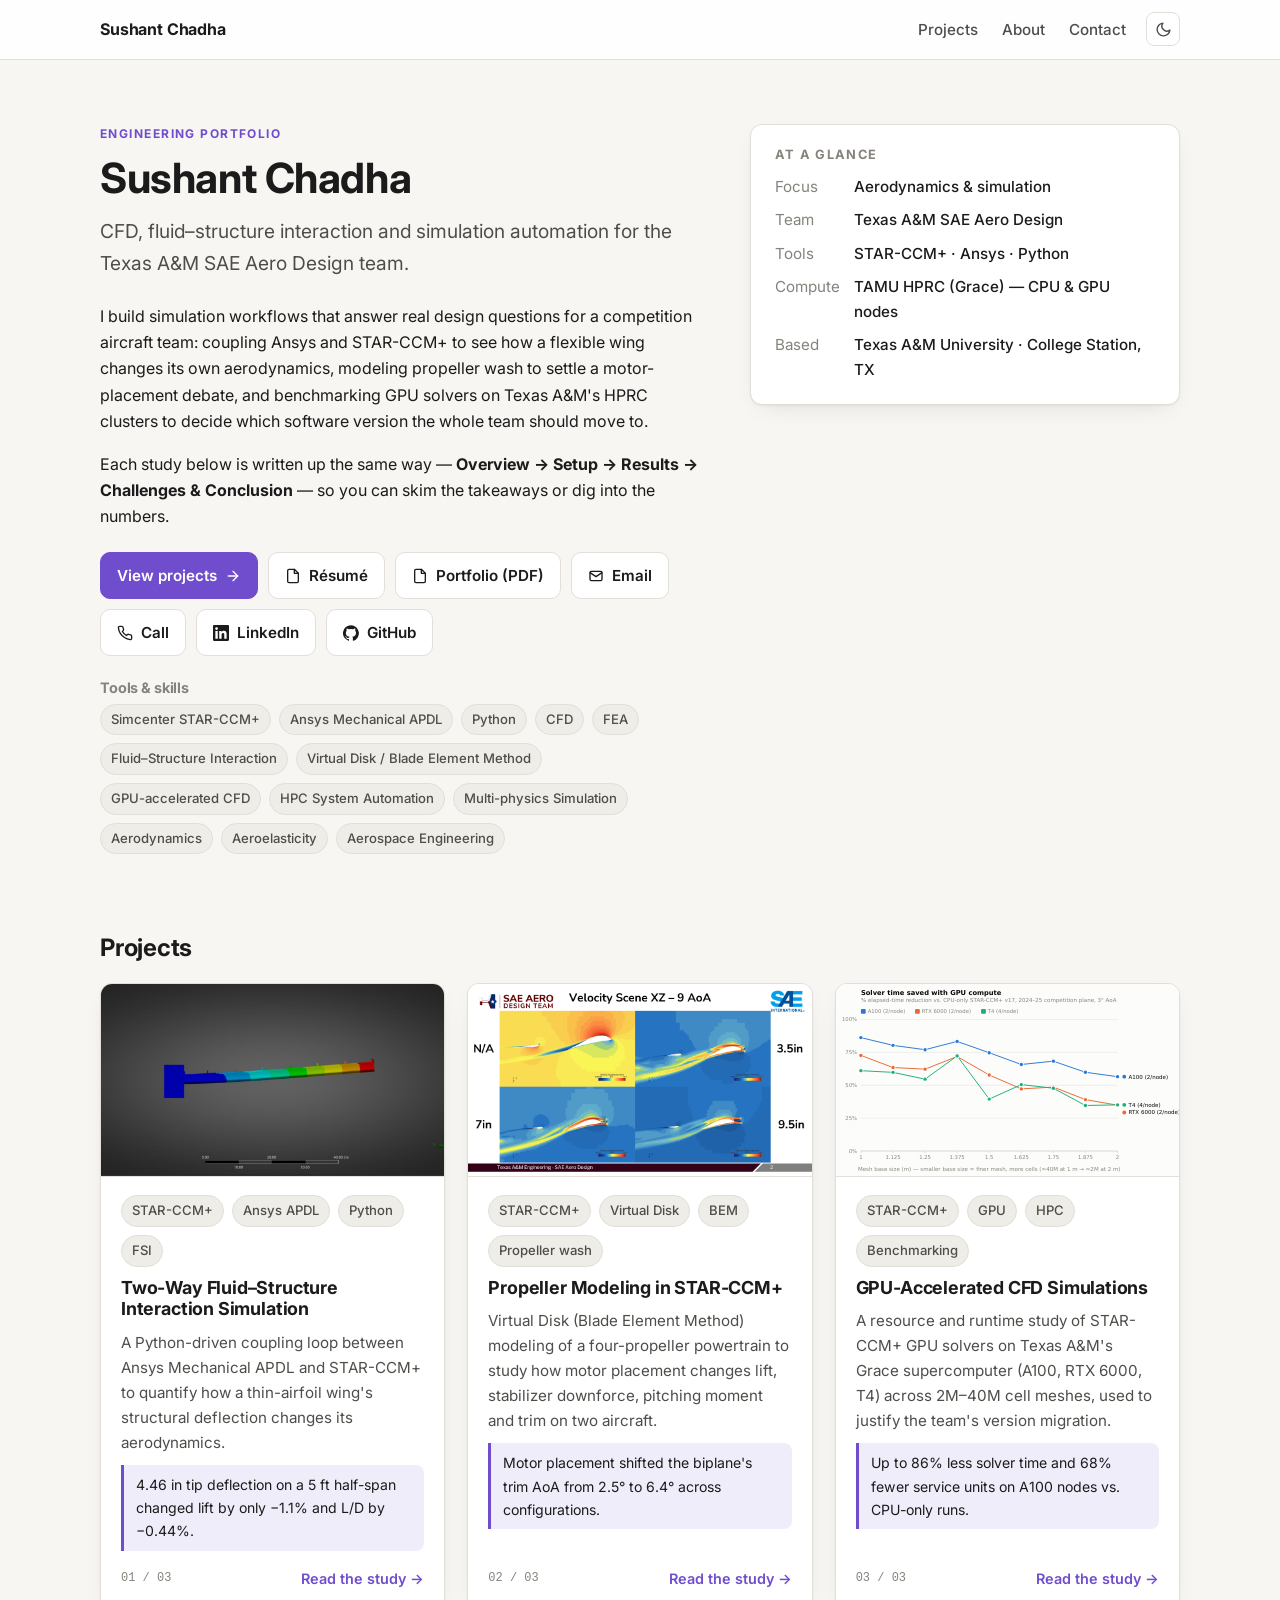
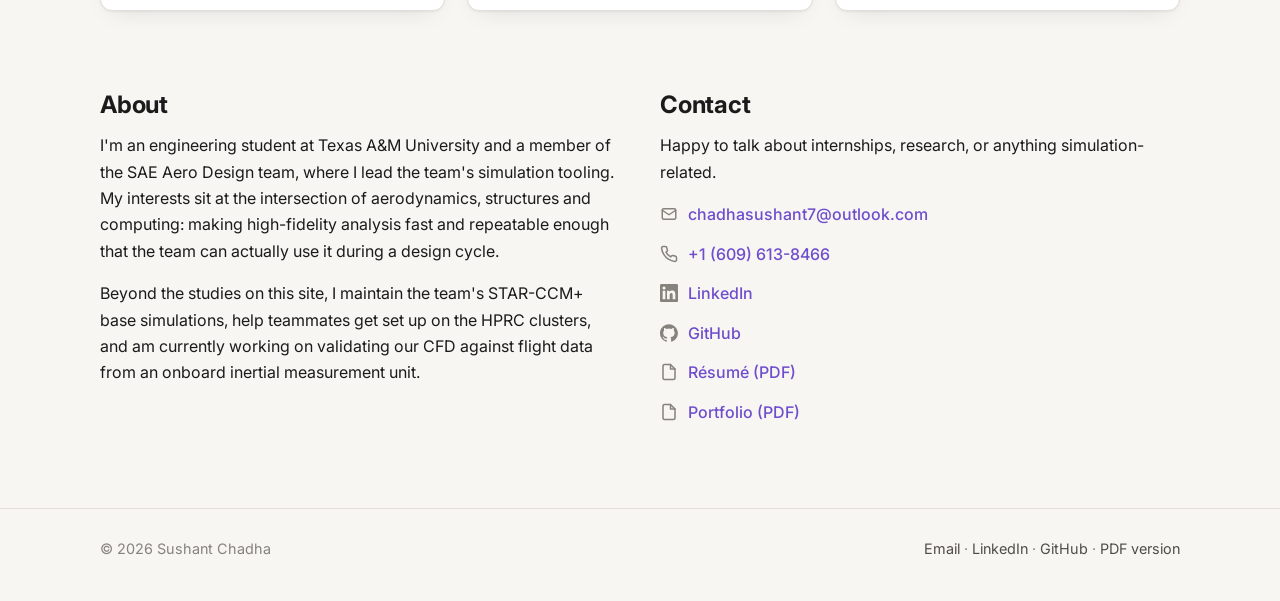
<file: index.html>
<!DOCTYPE html>
<html lang="en">
<head>
  <meta charset="utf-8">
  <meta name="viewport" content="width=device-width, initial-scale=1">
  <title>Sushant Chadha — Engineering Portfolio</title>
  <meta name="description" content="Engineering portfolio of Sushant Chadha: CFD, fluid–structure interaction and GPU-accelerated simulation work for the Texas A&M SAE Aero Design team.">
  <link rel="preconnect" href="https://fonts.googleapis.com">
  <link rel="preconnect" href="https://fonts.gstatic.com" crossorigin>
  <link href="https://fonts.googleapis.com/css2?family=Inter:wght@400;500;600;700&display=swap" rel="stylesheet">
  <link rel="stylesheet" href="assets/css/style.css">
  <!-- Remembers the visitor's light/dark choice before the page paints (avoids a flash). -->
  <script>try{var t=localStorage.getItem("theme");if(t)document.documentElement.dataset.theme=t}catch(e){}</script>
</head>

<!-- data-root is "" here because index.html sits at the site root. -->
<body data-page="home" data-root="">
  <a class="skip-link" href="#main">Skip to content</a>
  <div id="site-nav"></div>   <!-- nav bar is built from assets/js/site.js -->

  <main id="main">

    <!-- ================= HERO ================= -->
    <section class="hero">
      <div class="container hero-grid">
        <div>
          <div class="eyebrow">Engineering Portfolio</div>
          <h1 data-fill="name">Sushant Chadha</h1>
          <p class="tagline" data-fill="tagline">CFD, fluid–structure interaction and simulation automation for the Texas A&M SAE Aero Design team.</p>

          <!-- EDIT ME: a short intro. Two or three sentences is plenty for a recruiter. -->
          <p>
            I build simulation workflows that answer real design questions for a competition aircraft team:
            coupling Ansys and STAR-CCM+ to see how a flexible wing changes its own aerodynamics, modeling
            propeller wash to settle a motor-placement debate, and benchmarking GPU solvers on Texas A&amp;M's
            HPRC clusters to decide which software version the whole team should move to.
          </p>
          <p>
            Each study below is written up the same way — <strong>Overview → Setup → Results → Challenges &amp; Conclusion</strong> —
            so you can skim the takeaways or dig into the numbers.
          </p>

          <div class="btn-row" id="hero-buttons"></div>   <!-- buttons come from site.js (résumé, email, LinkedIn…) -->

          <h3 class="small muted" style="margin-top:1.6em">Tools &amp; skills</h3>
          <ul class="chips" id="skills"></ul>              <!-- chips come from SITE.skills -->
        </div>

        <aside class="facts" id="facts"></aside>            <!-- "At a glance" box comes from SITE.facts -->
      </div>
    </section>

    <!-- ================= PROJECTS ================= -->
    <section class="section" id="projects">
      <div class="container">
        <div class="section-head">
          <h2>Projects</h2>
          <!-- Cards below are generated from the PROJECTS list in assets/js/site.js -->
        </div>
        <div class="cards" id="project-grid"></div>
      </div>
    </section>

    <!-- ================= ABOUT + CONTACT ================= -->
    <section class="section" id="about">
      <div class="container two-col">
        <div>
          <h2 style="margin-top:0">About</h2>
          <!-- EDIT ME: background, degree, what you're looking for. -->
          <p>
            I'm an engineering student at Texas A&amp;M University and a member of the SAE Aero Design team,
            where I lead the team's simulation tooling. My interests sit at the intersection of aerodynamics,
            structures and computing: making high-fidelity analysis fast and repeatable enough that the team
            can actually use it during a design cycle.
          </p>
          <p>
            Beyond the studies on this site, I maintain the team's STAR-CCM+ base simulations, help teammates
            get set up on the HPRC clusters, and am currently working on validating our CFD against flight data
            from an onboard inertial measurement unit.
          </p>
        </div>
        <div id="contact">
          <h2 style="margin-top:0">Contact</h2>
          <p>Happy to talk about internships, research, or anything simulation-related.</p>
          <ul class="contact-list" id="contact-list"></ul>   <!-- links come from site.js -->
        </div>
      </div>
    </section>

  </main>

  <div id="site-footer"></div>   <!-- footer is built from site.js -->

  <script src="assets/js/site.js"></script>
  <script src="assets/js/main.js"></script>
</body>
</html>
</file>
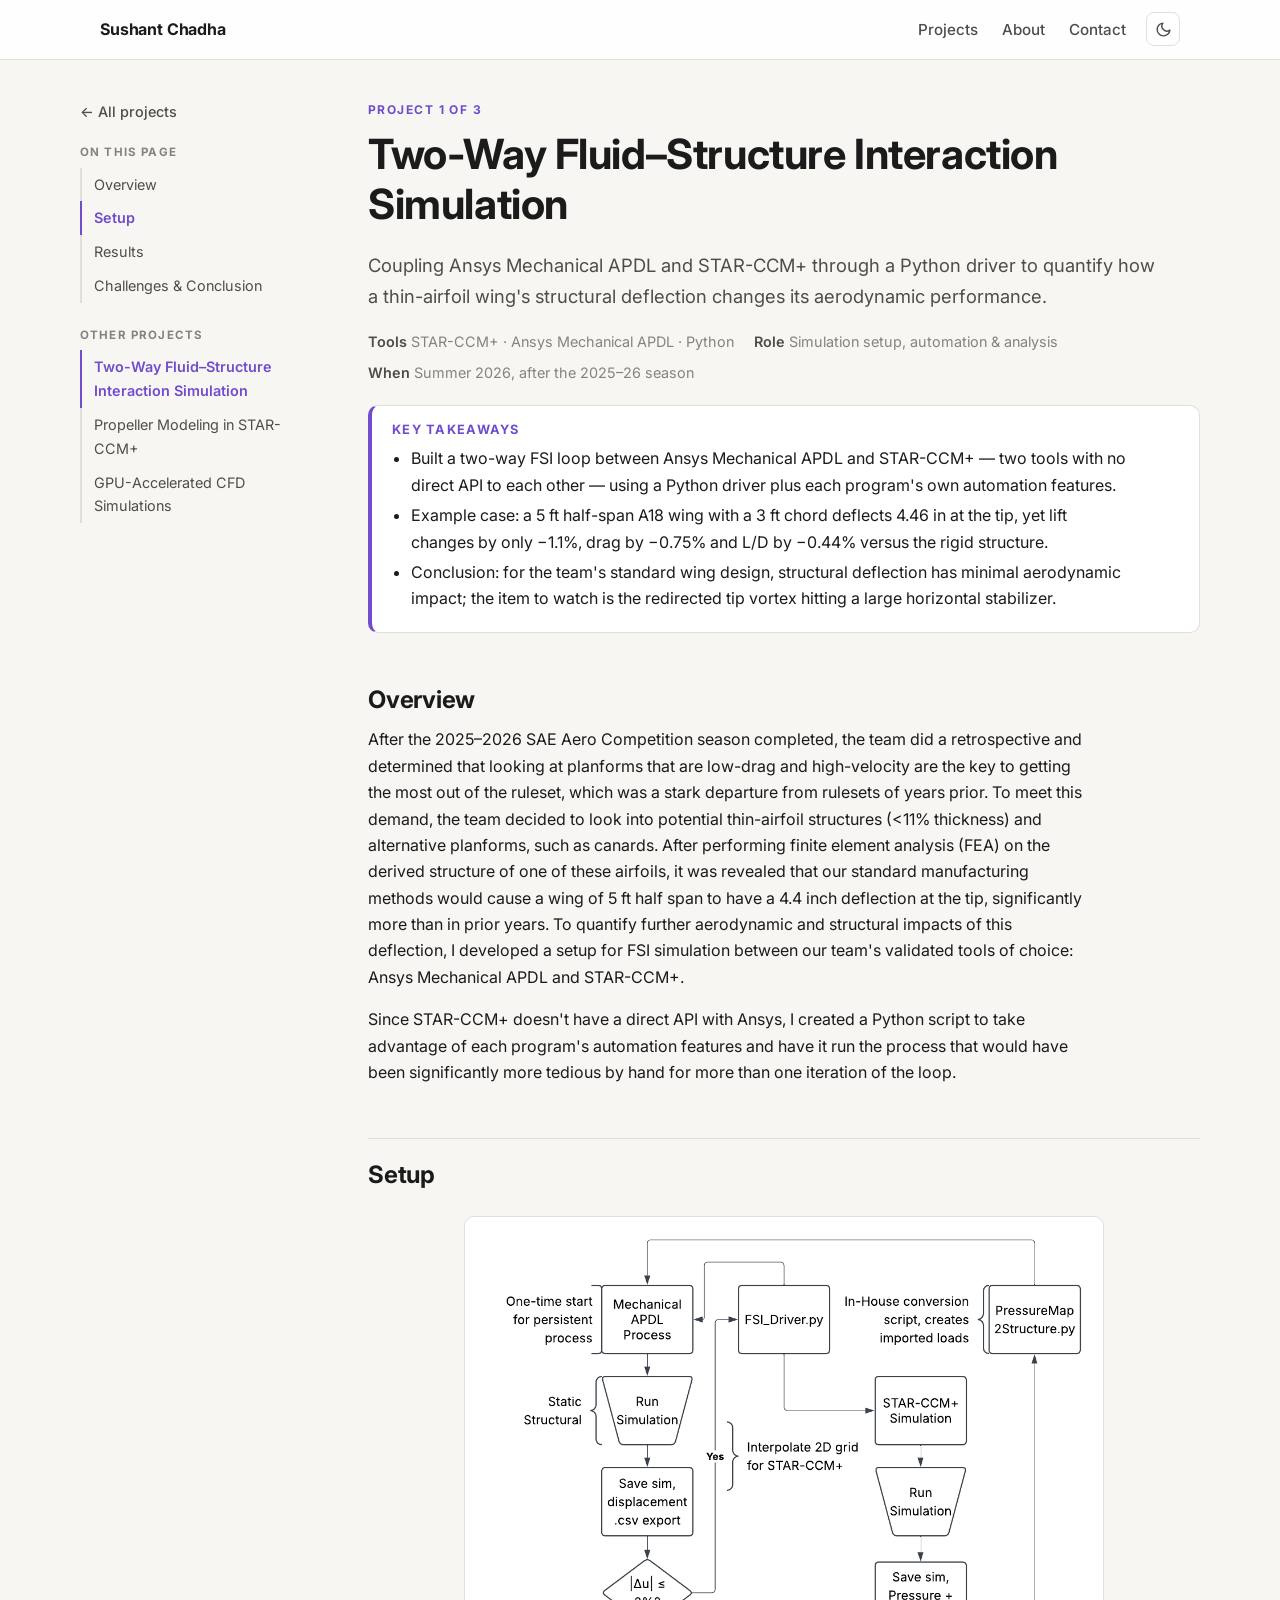
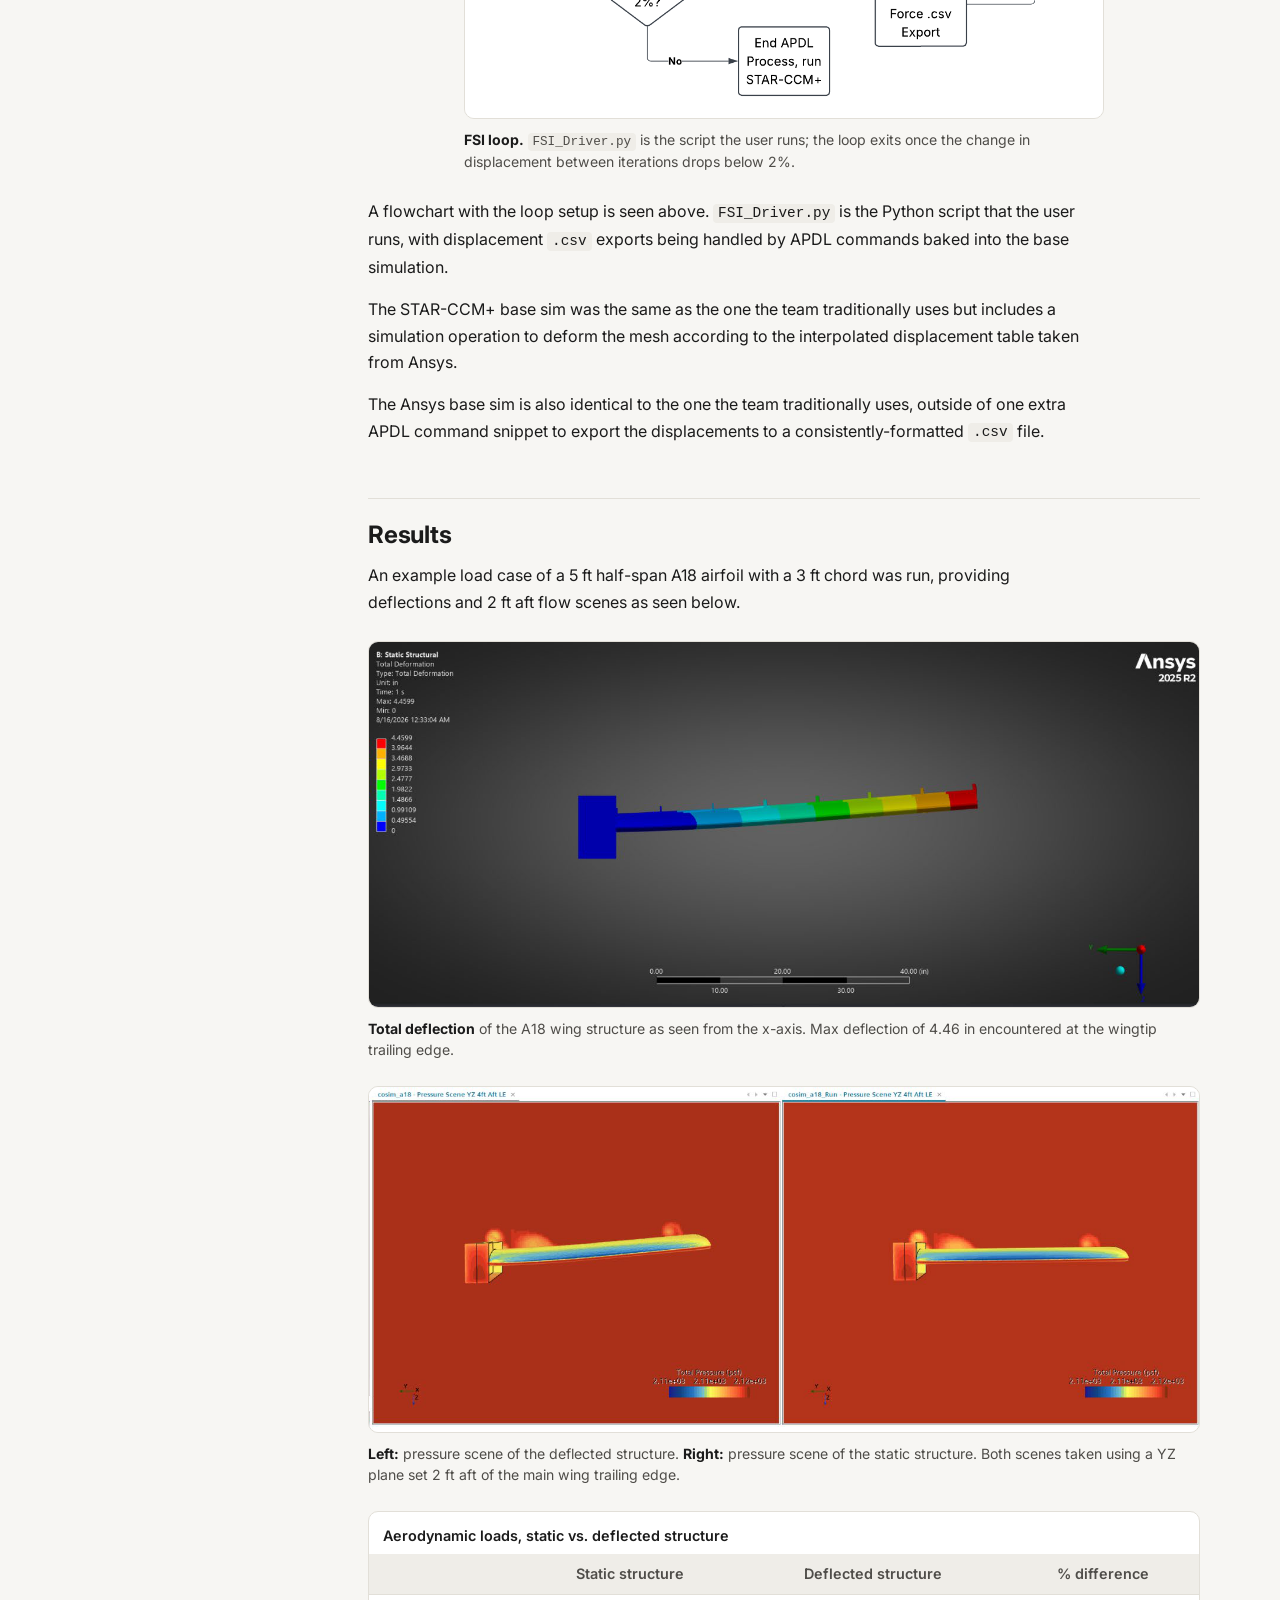
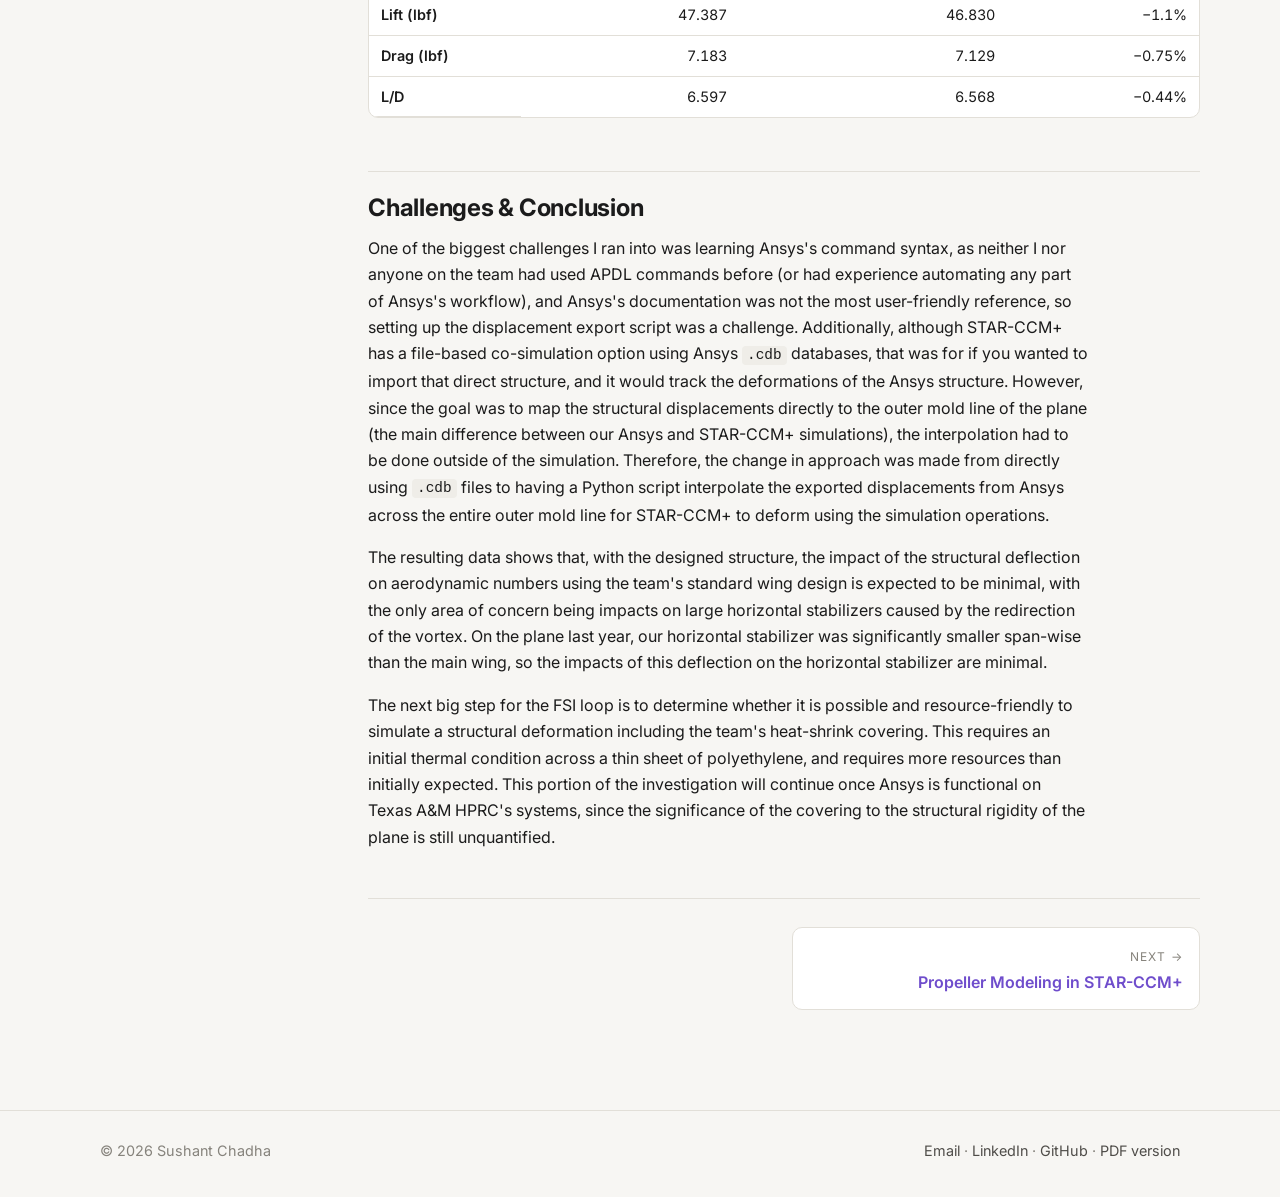
<file: projects/fsi-simulation.html>
<!DOCTYPE html>
<html lang="en">
<head>
  <meta charset="utf-8">
  <meta name="viewport" content="width=device-width, initial-scale=1">
  <title>Two-Way Fluid–Structure Interaction Simulation — Sushant Chadha</title>
  <meta name="description" content="A Python-driven two-way FSI loop between Ansys Mechanical APDL and STAR-CCM+ to quantify the aerodynamic effect of wing deflection on a thin-airfoil SAE Aero design.">
  <link rel="preconnect" href="https://fonts.googleapis.com">
  <link rel="preconnect" href="https://fonts.gstatic.com" crossorigin>
  <link href="https://fonts.googleapis.com/css2?family=Inter:wght@400;500;600;700&display=swap" rel="stylesheet">
  <link rel="stylesheet" href="../assets/css/style.css">
  <script>try{var t=localStorage.getItem("theme");if(t)document.documentElement.dataset.theme=t}catch(e){}</script>
</head>

<!-- data-root="../" because this file lives one folder down, in projects/ -->
<body data-page="project" data-root="../">
  <a class="skip-link" href="#main">Skip to content</a>
  <div id="site-nav"></div>

  <main class="container page" id="main">

    <!-- ===== SIDEBAR (filled automatically — no need to edit) ===== -->
    <aside class="sidebar">
      <a class="back" href="../index.html#projects">← All projects</a>
      <h4>On this page</h4>
      <nav class="toc" id="toc" aria-label="On this page"></nav>
      <details class="toc-mobile"><summary>Jump to section</summary><nav id="toc-mobile"></nav></details>
      <h4 class="h4-gap">Other projects</h4>
      <ul id="sidebar-projects"></ul>
    </aside>

    <!-- ===== ARTICLE ===== -->
    <article>
      <header class="project-head">
        <div class="eyebrow" id="project-eyebrow">Project</div>
        <h1>Two-Way Fluid–Structure Interaction Simulation</h1>
        <p class="lead">
          Coupling Ansys Mechanical APDL and STAR-CCM+ through a Python driver to quantify how a thin-airfoil
          wing's structural deflection changes its aerodynamic performance.
        </p>
        <!-- EDIT ME: dates are inferred from the write-up — adjust as needed. -->
        <div class="meta">
          <span><strong>Tools</strong> STAR-CCM+ · Ansys Mechanical APDL · Python</span>
          <span><strong>Role</strong> Simulation setup, automation &amp; analysis</span>
          <span><strong>When</strong> Summer 2026, after the 2025–26 season</span>
        </div>

        <div class="callout">
          <h3>Key takeaways</h3>
          <ul>
            <li>Built a two-way FSI loop between Ansys Mechanical APDL and STAR-CCM+ — two tools with no direct API to each other — using a Python driver plus each program's own automation features.</li>
            <li>Example case: a 5 ft half-span A18 wing with a 3 ft chord deflects 4.46 in at the tip, yet lift changes by only −1.1%, drag by −0.75% and L/D by −0.44% versus the rigid structure.</li>
            <li>Conclusion: for the team's standard wing design, structural deflection has minimal aerodynamic impact; the item to watch is the redirected tip vortex hitting a large horizontal stabilizer.</li>
          </ul>
        </div>
      </header>

      <h2>Overview</h2>
      <p>
        After the 2025–2026 SAE Aero Competition season completed, the team did a retrospective and determined
        that looking at planforms that are low-drag and high-velocity are the key to getting the most out of the
        ruleset, which was a stark departure from rulesets of years prior. To meet this demand, the team decided
        to look into potential thin-airfoil structures (&lt;11% thickness) and alternative planforms, such as
        canards. After performing finite element analysis (FEA) on the derived structure of one of these
        airfoils, it was revealed that our standard manufacturing methods would cause a wing of 5 ft half span to
        have a 4.4 inch deflection at the tip, significantly more than in prior years. To quantify further
        aerodynamic and structural impacts of this deflection, I developed a setup for FSI simulation between our
        team's validated tools of choice: Ansys Mechanical APDL and STAR-CCM+.
      </p>
      <p>
        Since STAR-CCM+ doesn't have a direct API with Ansys, I created a Python script to take advantage of
        each program's automation features and have it run the process that would have been significantly more
        tedious by hand for more than one iteration of the loop.
      </p>

      <h2>Setup</h2>
      <figure class="zoomable narrow">
        <img src="../assets/img/fsi/loop-flowchart.png" alt="Flowchart of the FSI loop: a one-time Mechanical APDL static structural run exports displacements to CSV; FSI_Driver.py checks convergence (delta-u under 2%), interpolates a 2D grid for STAR-CCM+, runs the CFD, and PressureMap2Structure.py converts the pressure and force export back into imported loads for the next APDL run." loading="lazy">
        <figcaption><strong>FSI loop.</strong> <code>FSI_Driver.py</code> is the script the user runs; the loop exits once the change in displacement between iterations drops below 2%.</figcaption>
      </figure>
      <p>
        A flowchart with the loop setup is seen above. <code>FSI_Driver.py</code> is the Python script that the
        user runs, with displacement <code>.csv</code> exports being handled by APDL commands baked into the base
        simulation.
      </p>
      <p>
        The STAR-CCM+ base sim was the same as the one the team traditionally uses but includes a simulation
        operation to deform the mesh according to the interpolated displacement table taken from Ansys.
      </p>
      <p>
        The Ansys base sim is also identical to the one the team traditionally uses, outside of one extra APDL
        command snippet to export the displacements to a consistently-formatted <code>.csv</code> file.
      </p>

      <h2>Results</h2>
      <p>
        An example load case of a 5 ft half-span A18 airfoil with a 3 ft chord was run, providing deflections and
        2 ft aft flow scenes as seen below.
      </p>

      <figure class="zoomable">
        <img src="../assets/img/fsi/total-deflection.png" alt="Ansys total deformation scene of the A18 wing half-span viewed along the x-axis, coloured from blue at the root to red at the tip." loading="lazy">
        <figcaption><strong>Total deflection</strong> of the A18 wing structure as seen from the x-axis. Max deflection of 4.46 in encountered at the wingtip trailing edge.</figcaption>
      </figure>

      <figure class="zoomable">
        <img src="../assets/img/fsi/pressure-scenes.png" alt="Two side-by-side STAR-CCM+ pressure scenes on a YZ plane 2 ft aft of the trailing edge: deflected structure on the left, static structure on the right." loading="lazy">
        <figcaption><strong>Left:</strong> pressure scene of the deflected structure. <strong>Right:</strong> pressure scene of the static structure. Both scenes taken using a YZ plane set 2 ft aft of the main wing trailing edge.</figcaption>
      </figure>

      <!-- ===== OPTIONAL: interactive scene =====
           To let a recruiter spin the scene themselves, export it from STAR-CCM+
           (Scene → Export → .sce), drop the file in assets/scenes/, and un-comment:

      <figure class="embed" data-mode="scene" data-src="../assets/scenes/fsi-pressure-deflected.sce"
              data-poster="../assets/img/fsi/pressure-scenes.png" data-title="Pressure scene — deflected structure" data-size="6 MB">
        <figcaption>YZ plane 2 ft aft of the main wing trailing edge, deflected structure.</figcaption>
      </figure>
      -->

      <div class="table-wrap">
        <table>
          <caption>Aerodynamic loads, static vs. deflected structure</caption>
          <thead>
            <tr><th></th><th>Static structure</th><th>Deflected structure</th><th>% difference</th></tr>
          </thead>
          <tbody>
            <tr><th>Lift (lbf)</th><td>47.387</td><td>46.830</td><td>−1.1%</td></tr>
            <tr><th>Drag (lbf)</th><td>7.183</td><td>7.129</td><td>−0.75%</td></tr>
            <tr><th>L/D</th><td>6.597</td><td>6.568</td><td>−0.44%</td></tr>
          </tbody>
        </table>
      </div>

      <h2>Challenges &amp; Conclusion</h2>
      <p>
        One of the biggest challenges I ran into was learning Ansys's command syntax, as neither I nor anyone on
        the team had used APDL commands before (or had experience automating any part of Ansys's workflow), and
        Ansys's documentation was not the most user-friendly reference, so setting up the displacement export
        script was a challenge. Additionally, although STAR-CCM+ has a file-based co-simulation option using Ansys
        <code>.cdb</code> databases, that was for if you wanted to import that direct structure, and it would
        track the deformations of the Ansys structure. However, since the goal was to map the structural
        displacements directly to the outer mold line of the plane (the main difference between our Ansys and
        STAR-CCM+ simulations), the interpolation had to be done outside of the simulation. Therefore, the change
        in approach was made from directly using <code>.cdb</code> files to having a Python script interpolate
        the exported displacements from Ansys across the entire outer mold line for STAR-CCM+ to deform using the
        simulation operations.
      </p>
      <p>
        The resulting data shows that, with the designed structure, the impact of the structural deflection on
        aerodynamic numbers using the team's standard wing design is expected to be minimal, with the only area
        of concern being impacts on large horizontal stabilizers caused by the redirection of the vortex. On the
        plane last year, our horizontal stabilizer was significantly smaller span-wise than the main wing, so the
        impacts of this deflection on the horizontal stabilizer are minimal.
      </p>
      <p>
        The next big step for the FSI loop is to determine whether it is possible and resource-friendly to
        simulate a structural deformation including the team's heat-shrink covering. This requires an initial
        thermal condition across a thin sheet of polyethylene, and requires more resources than initially
        expected. This portion of the investigation will continue once Ansys is functional on Texas A&amp;M HPRC's
        systems, since the significance of the covering to the structural rigidity of the plane is still
        unquantified.
      </p>

      <nav class="pager" id="pager" aria-label="Previous / next project"></nav>
    </article>
  </main>

  <div id="site-footer"></div>
  <script src="../assets/js/site.js"></script>
  <script src="../assets/js/main.js"></script>
</body>
</html>
</file>
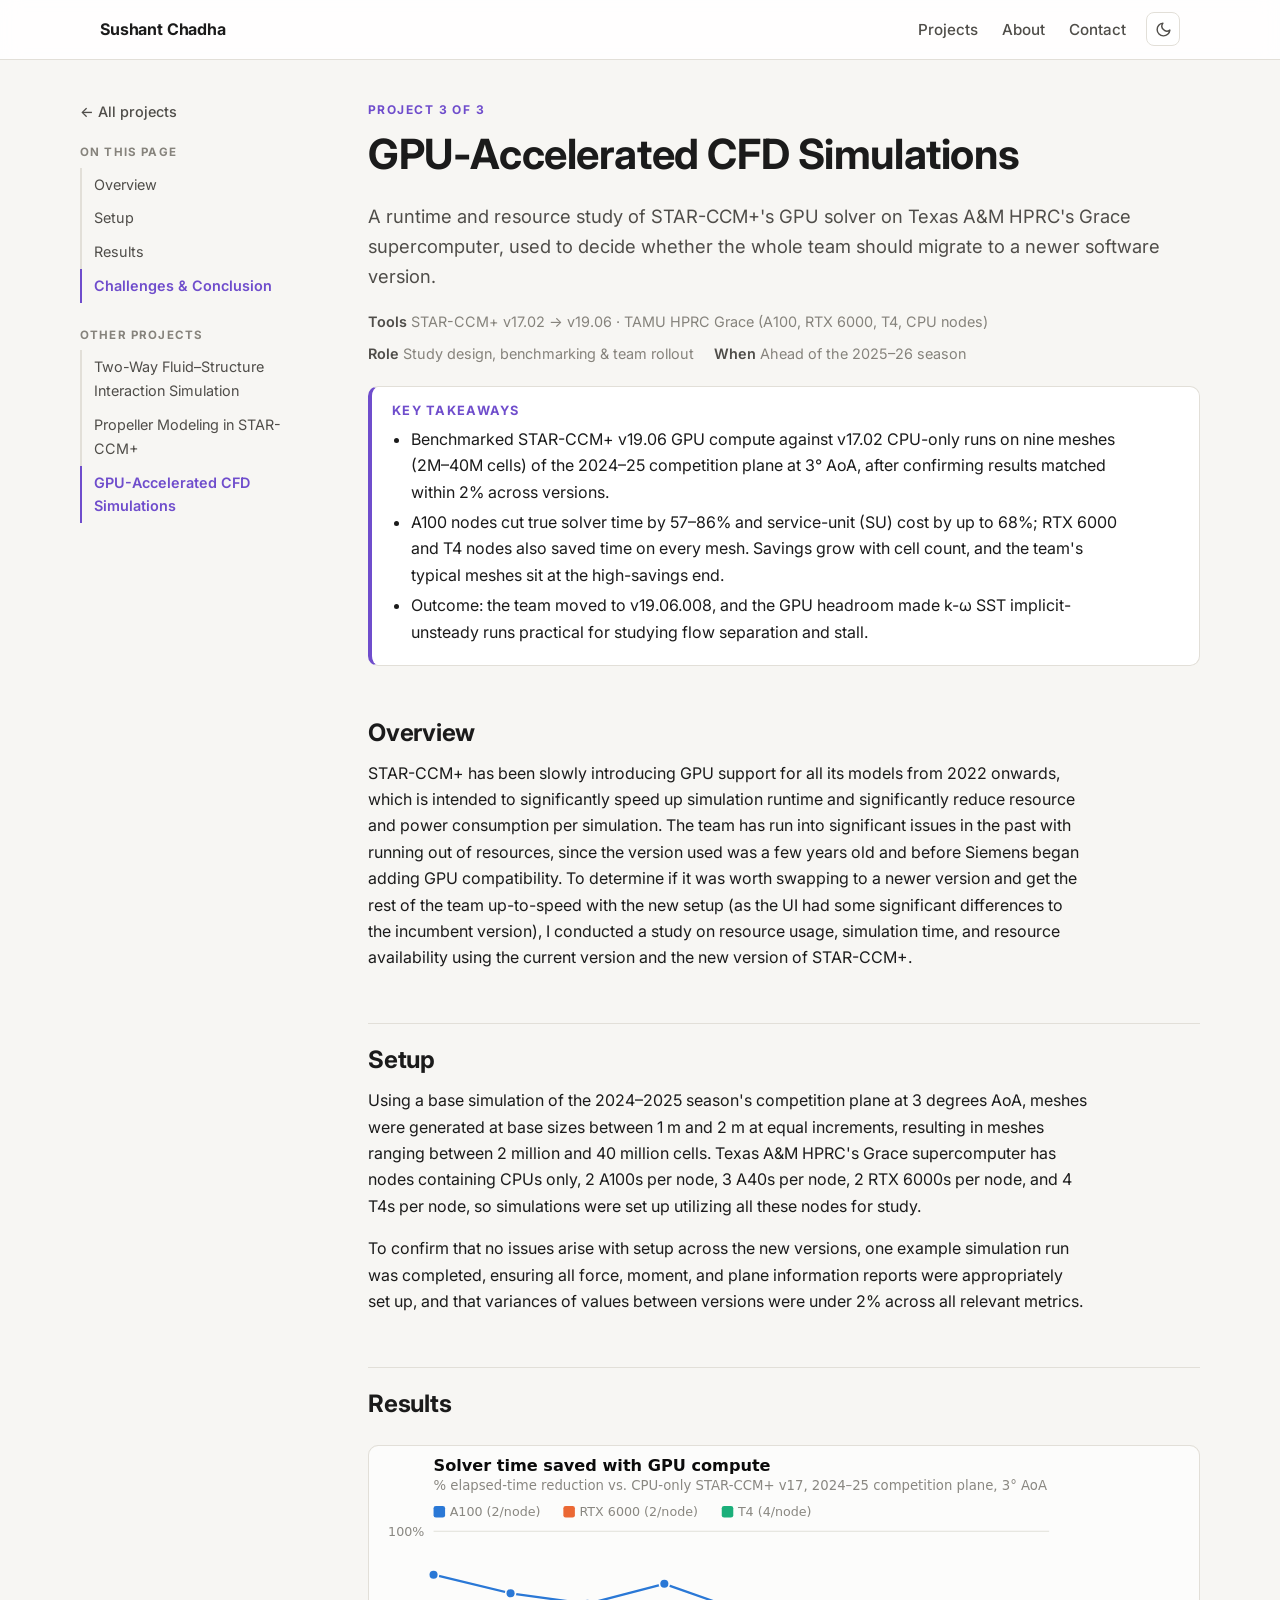
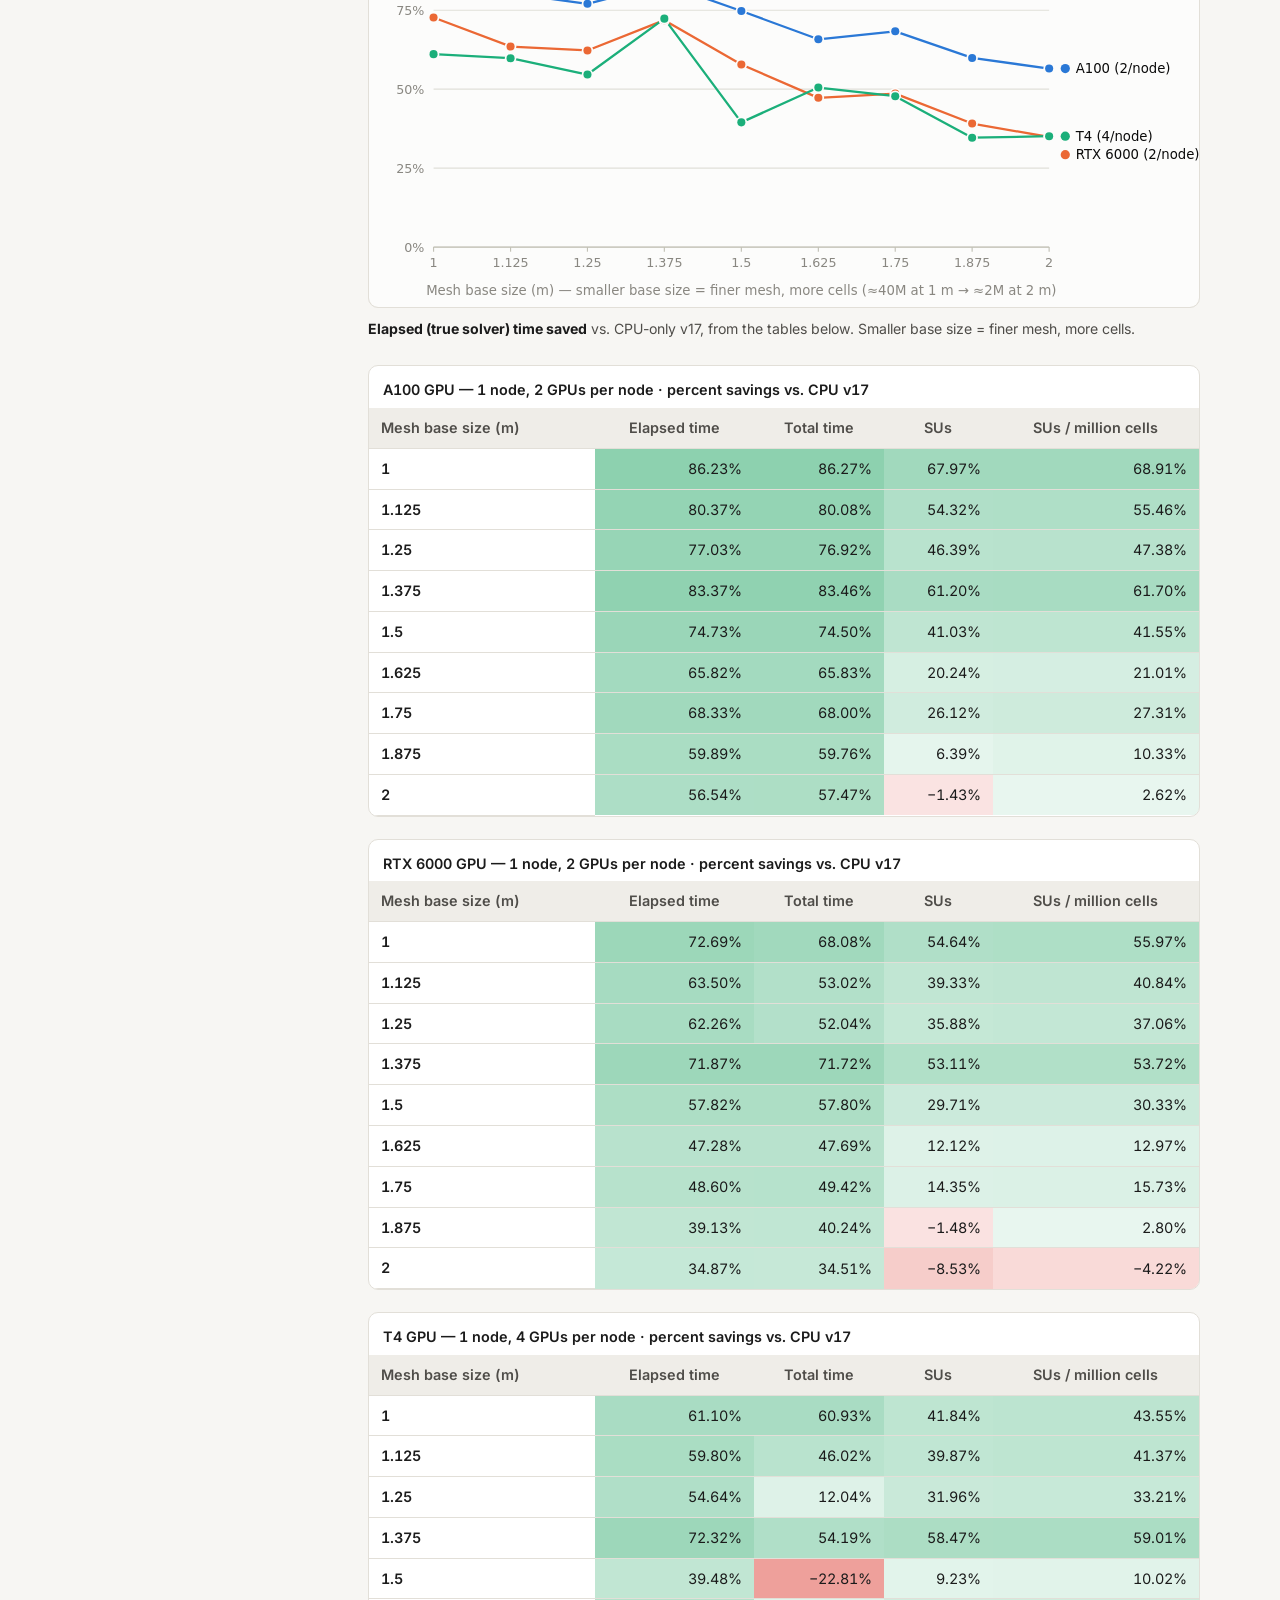
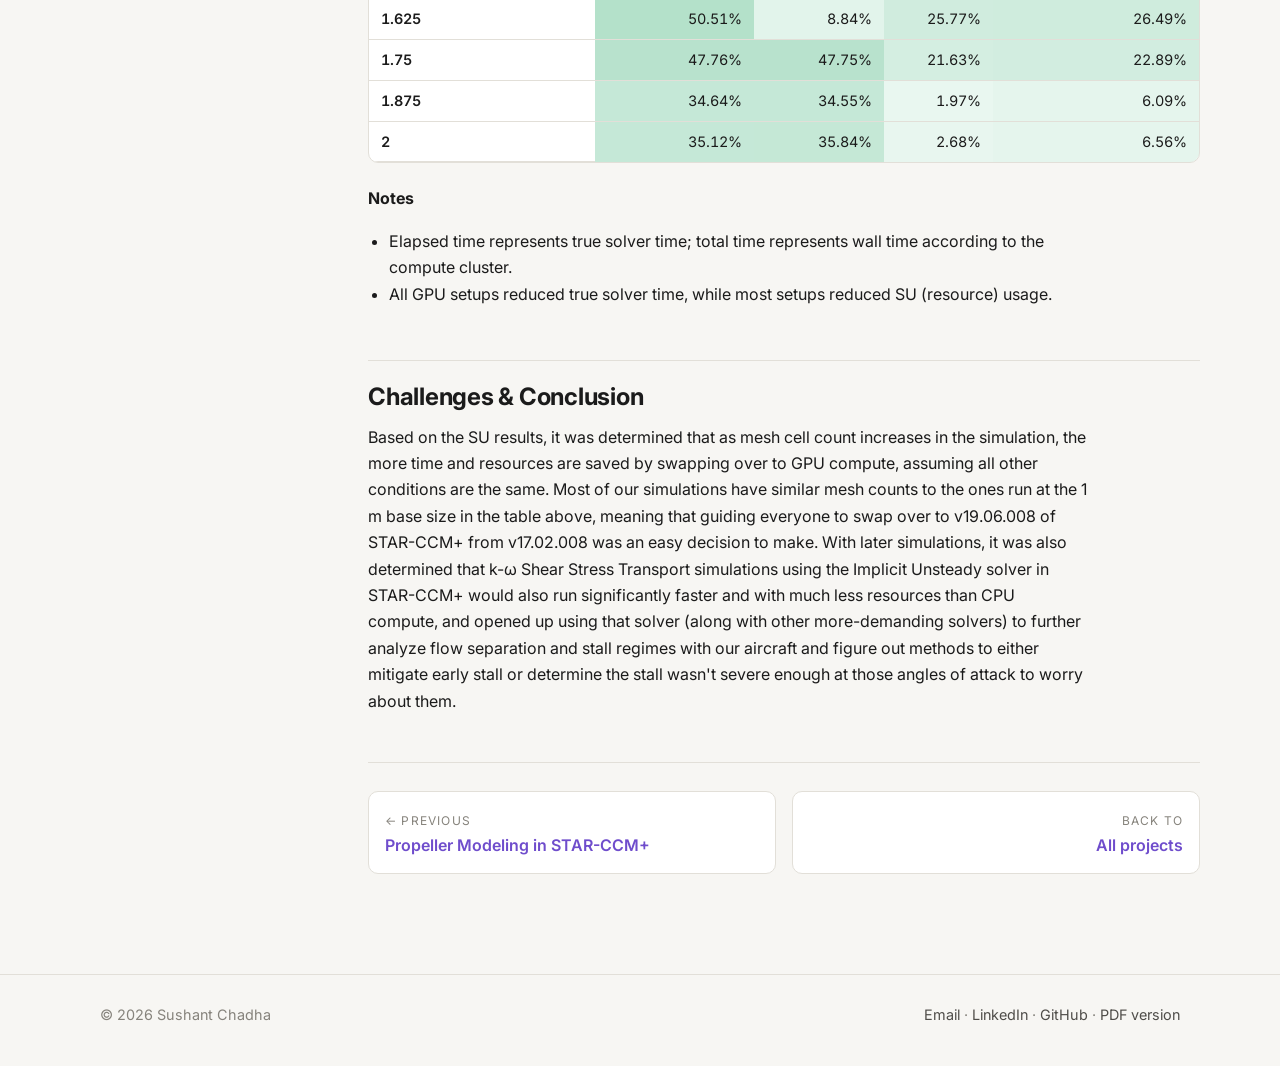
<file: projects/gpu-cfd.html>
<!DOCTYPE html>
<html lang="en">
<head>
  <meta charset="utf-8">
  <meta name="viewport" content="width=device-width, initial-scale=1">
  <title>GPU-Accelerated CFD Simulations — Sushant Chadha</title>
  <meta name="description" content="Benchmarking STAR-CCM+ GPU solvers (A100, RTX 6000, T4) against CPU-only runs on Texas A&M's Grace supercomputer across 2M–40M cell meshes.">
  <link rel="preconnect" href="https://fonts.googleapis.com">
  <link rel="preconnect" href="https://fonts.gstatic.com" crossorigin>
  <link href="https://fonts.googleapis.com/css2?family=Inter:wght@400;500;600;700&display=swap" rel="stylesheet">
  <link rel="stylesheet" href="../assets/css/style.css">
  <script>try{var t=localStorage.getItem("theme");if(t)document.documentElement.dataset.theme=t}catch(e){}</script>
</head>

<body data-page="project" data-root="../">
  <a class="skip-link" href="#main">Skip to content</a>
  <div id="site-nav"></div>

  <main class="container page" id="main">

    <aside class="sidebar">
      <a class="back" href="../index.html#projects">← All projects</a>
      <h4>On this page</h4>
      <nav class="toc" id="toc" aria-label="On this page"></nav>
      <details class="toc-mobile"><summary>Jump to section</summary><nav id="toc-mobile"></nav></details>
      <h4 class="h4-gap">Other projects</h4>
      <ul id="sidebar-projects"></ul>
    </aside>

    <article>
      <header class="project-head">
        <div class="eyebrow" id="project-eyebrow">Project</div>
        <h1>GPU-Accelerated CFD Simulations</h1>
        <p class="lead">
          A runtime and resource study of STAR-CCM+'s GPU solver on Texas A&amp;M HPRC's Grace supercomputer,
          used to decide whether the whole team should migrate to a newer software version.
        </p>
        <!-- EDIT ME: dates are inferred from the write-up — adjust as needed. -->
        <div class="meta">
          <span><strong>Tools</strong> STAR-CCM+ v17.02 → v19.06 · TAMU HPRC Grace (A100, RTX 6000, T4, CPU nodes)</span>
          <span><strong>Role</strong> Study design, benchmarking &amp; team rollout</span>
          <span><strong>When</strong> Ahead of the 2025–26 season</span>
        </div>

        <div class="callout">
          <h3>Key takeaways</h3>
          <ul>
            <li>Benchmarked STAR-CCM+ v19.06 GPU compute against v17.02 CPU-only runs on nine meshes (2M–40M cells) of the 2024–25 competition plane at 3° AoA, after confirming results matched within 2% across versions.</li>
            <li>A100 nodes cut true solver time by 57–86% and service-unit (SU) cost by up to 68%; RTX 6000 and T4 nodes also saved time on every mesh. Savings grow with cell count, and the team's typical meshes sit at the high-savings end.</li>
            <li>Outcome: the team moved to v19.06.008, and the GPU headroom made k-ω SST implicit-unsteady runs practical for studying flow separation and stall.</li>
          </ul>
        </div>
      </header>

      <h2>Overview</h2>
      <p>
        STAR-CCM+ has been slowly introducing GPU support for all its models from 2022 onwards, which is
        intended to significantly speed up simulation runtime and significantly reduce resource and power
        consumption per simulation. The team has run into significant issues in the past with running out of
        resources, since the version used was a few years old and before Siemens began adding GPU
        compatibility. To determine if it was worth swapping to a newer version and get the rest of the team
        up-to-speed with the new setup (as the UI had some significant differences to the incumbent version),
        I conducted a study on resource usage, simulation time, and resource availability using the current
        version and the new version of STAR-CCM+.
      </p>

      <h2>Setup</h2>
      <p>
        Using a base simulation of the 2024–2025 season's competition plane at 3 degrees AoA, meshes were
        generated at base sizes between 1 m and 2 m at equal increments, resulting in meshes ranging between
        2 million and 40 million cells. Texas A&amp;M HPRC's Grace supercomputer has nodes containing CPUs only,
        2 A100s per node, 3 A40s per node, 2 RTX 6000s per node, and 4 T4s per node, so simulations were set up
        utilizing all these nodes for study.
      </p>
      <p>
        To confirm that no issues arise with setup across the new versions, one example simulation run was
        completed, ensuring all force, moment, and plane information reports were appropriately set up, and
        that variances of values between versions were under 2% across all relevant metrics.
      </p>

      <h2>Results</h2>
      <figure class="zoomable">
        <img src="../assets/img/gpu/gpu-savings-chart.svg" alt="Line chart of percent solver time saved versus CPU for A100, RTX 6000 and T4 GPU nodes across mesh base sizes from 1 m to 2 m. A100 saves 57 to 86 percent, RTX 6000 35 to 73 percent, T4 35 to 72 percent; savings are largest at the finest mesh." loading="lazy">
        <figcaption><strong>Elapsed (true solver) time saved</strong> vs. CPU-only v17, from the tables below. Smaller base size = finer mesh, more cells.</figcaption>
      </figure>

      <!-- data-heat colours each numeric cell (green = savings, red = negative).
           The shared min/max keeps the colour scale identical across all three tables. -->
      <div class="table-wrap">
        <table data-heat data-heat-min="-25" data-heat-max="90">
          <caption>A100 GPU — 1 node, 2 GPUs per node · percent savings vs. CPU v17</caption>
          <thead><tr><th>Mesh base size (m)</th><th>Elapsed time</th><th>Total time</th><th>SUs</th><th>SUs / million cells</th></tr></thead>
          <tbody>
            <tr><th>1</th>    <td>86.23%</td><td>86.27%</td><td>67.97%</td><td>68.91%</td></tr>
            <tr><th>1.125</th><td>80.37%</td><td>80.08%</td><td>54.32%</td><td>55.46%</td></tr>
            <tr><th>1.25</th> <td>77.03%</td><td>76.92%</td><td>46.39%</td><td>47.38%</td></tr>
            <tr><th>1.375</th><td>83.37%</td><td>83.46%</td><td>61.20%</td><td>61.70%</td></tr>
            <tr><th>1.5</th>  <td>74.73%</td><td>74.50%</td><td>41.03%</td><td>41.55%</td></tr>
            <tr><th>1.625</th><td>65.82%</td><td>65.83%</td><td>20.24%</td><td>21.01%</td></tr>
            <tr><th>1.75</th> <td>68.33%</td><td>68.00%</td><td>26.12%</td><td>27.31%</td></tr>
            <tr><th>1.875</th><td>59.89%</td><td>59.76%</td><td>6.39%</td><td>10.33%</td></tr>
            <tr><th>2</th>    <td>56.54%</td><td>57.47%</td><td>−1.43%</td><td>2.62%</td></tr>
          </tbody>
        </table>
      </div>

      <div class="table-wrap">
        <table data-heat data-heat-min="-25" data-heat-max="90">
          <caption>RTX 6000 GPU — 1 node, 2 GPUs per node · percent savings vs. CPU v17</caption>
          <thead><tr><th>Mesh base size (m)</th><th>Elapsed time</th><th>Total time</th><th>SUs</th><th>SUs / million cells</th></tr></thead>
          <tbody>
            <tr><th>1</th>    <td>72.69%</td><td>68.08%</td><td>54.64%</td><td>55.97%</td></tr>
            <tr><th>1.125</th><td>63.50%</td><td>53.02%</td><td>39.33%</td><td>40.84%</td></tr>
            <tr><th>1.25</th> <td>62.26%</td><td>52.04%</td><td>35.88%</td><td>37.06%</td></tr>
            <tr><th>1.375</th><td>71.87%</td><td>71.72%</td><td>53.11%</td><td>53.72%</td></tr>
            <tr><th>1.5</th>  <td>57.82%</td><td>57.80%</td><td>29.71%</td><td>30.33%</td></tr>
            <tr><th>1.625</th><td>47.28%</td><td>47.69%</td><td>12.12%</td><td>12.97%</td></tr>
            <tr><th>1.75</th> <td>48.60%</td><td>49.42%</td><td>14.35%</td><td>15.73%</td></tr>
            <tr><th>1.875</th><td>39.13%</td><td>40.24%</td><td>−1.48%</td><td>2.80%</td></tr>
            <tr><th>2</th>    <td>34.87%</td><td>34.51%</td><td>−8.53%</td><td>−4.22%</td></tr>
          </tbody>
        </table>
      </div>

      <div class="table-wrap">
        <table data-heat data-heat-min="-25" data-heat-max="90">
          <caption>T4 GPU — 1 node, 4 GPUs per node · percent savings vs. CPU v17</caption>
          <thead><tr><th>Mesh base size (m)</th><th>Elapsed time</th><th>Total time</th><th>SUs</th><th>SUs / million cells</th></tr></thead>
          <tbody>
            <tr><th>1</th>    <td>61.10%</td><td>60.93%</td><td>41.84%</td><td>43.55%</td></tr>
            <tr><th>1.125</th><td>59.80%</td><td>46.02%</td><td>39.87%</td><td>41.37%</td></tr>
            <tr><th>1.25</th> <td>54.64%</td><td>12.04%</td><td>31.96%</td><td>33.21%</td></tr>
            <tr><th>1.375</th><td>72.32%</td><td>54.19%</td><td>58.47%</td><td>59.01%</td></tr>
            <tr><th>1.5</th>  <td>39.48%</td><td>−22.81%</td><td>9.23%</td><td>10.02%</td></tr>
            <tr><th>1.625</th><td>50.51%</td><td>8.84%</td><td>25.77%</td><td>26.49%</td></tr>
            <tr><th>1.75</th> <td>47.76%</td><td>47.75%</td><td>21.63%</td><td>22.89%</td></tr>
            <tr><th>1.875</th><td>34.64%</td><td>34.55%</td><td>1.97%</td><td>6.09%</td></tr>
            <tr><th>2</th>    <td>35.12%</td><td>35.84%</td><td>2.68%</td><td>6.56%</td></tr>
          </tbody>
        </table>
      </div>

      <p><strong>Notes</strong></p>
      <ul>
        <li>Elapsed time represents true solver time; total time represents wall time according to the compute cluster.</li>
        <li>All GPU setups reduced true solver time, while most setups reduced SU (resource) usage.</li>
      </ul>

      <h2>Challenges &amp; Conclusion</h2>
      <!-- TODO: this paragraph was unfinished in the PDF. Original text:
           "The big challenge that was encountered when ensuring the simulation was correctly set up in
            the new version is that documentation of changes between each version iteration is well
            documented, but ..."
           Finish the thought and paste it in as a <p> here. -->
      <p>
        Based on the SU results, it was determined that as mesh cell count increases in the simulation, the
        more time and resources are saved by swapping over to GPU compute, assuming all other conditions are
        the same. Most of our simulations have similar mesh counts to the ones run at the 1 m base size in the
        table above, meaning that guiding everyone to swap over to v19.06.008 of STAR-CCM+ from v17.02.008 was
        an easy decision to make. With later simulations, it was also determined that k-ω Shear Stress
        Transport simulations using the Implicit Unsteady solver in STAR-CCM+ would also run significantly
        faster and with much less resources than CPU compute, and opened up using that solver (along with other
        more-demanding solvers) to further analyze flow separation and stall regimes with our aircraft and
        figure out methods to either mitigate early stall or determine the stall wasn't severe enough at those
        angles of attack to worry about them.
      </p>

      <nav class="pager" id="pager" aria-label="Previous / next project"></nav>
    </article>
  </main>

  <div id="site-footer"></div>
  <script src="../assets/js/site.js"></script>
  <script src="../assets/js/main.js"></script>
</body>
</html>
</file>
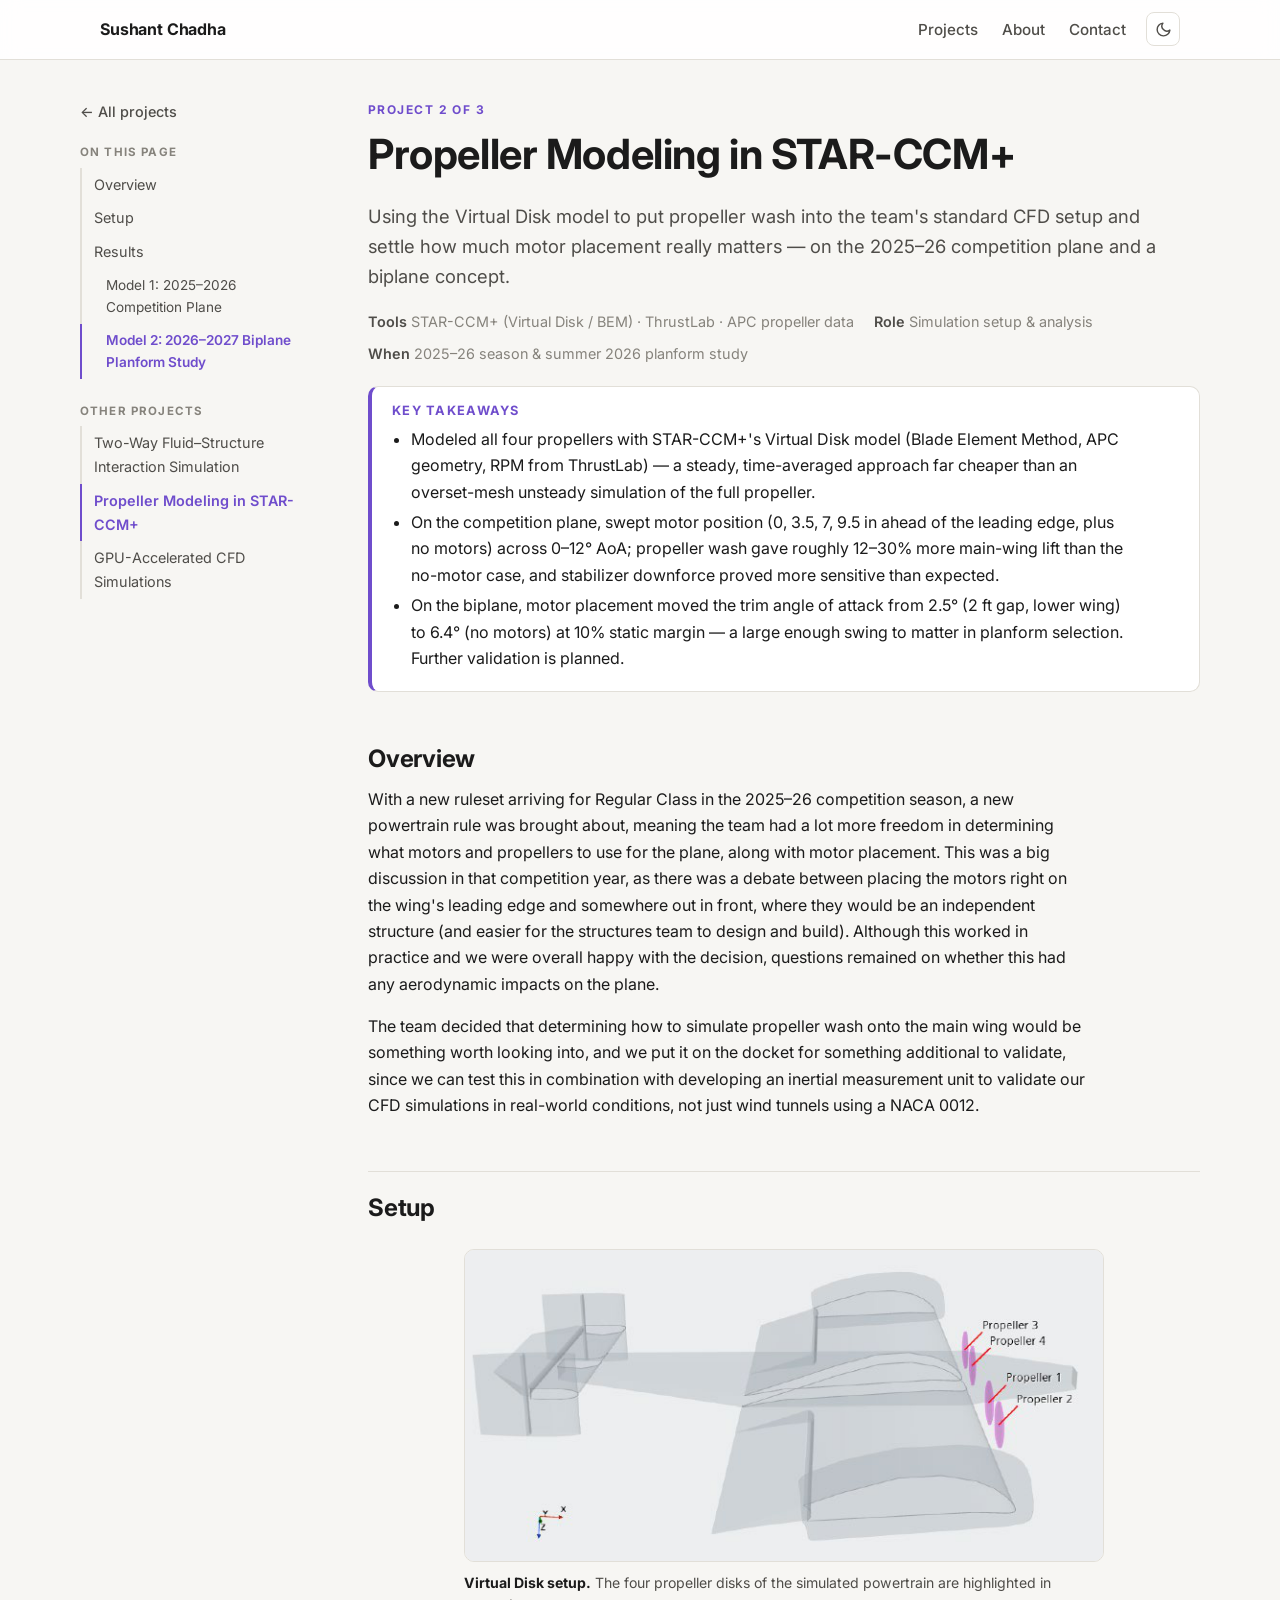
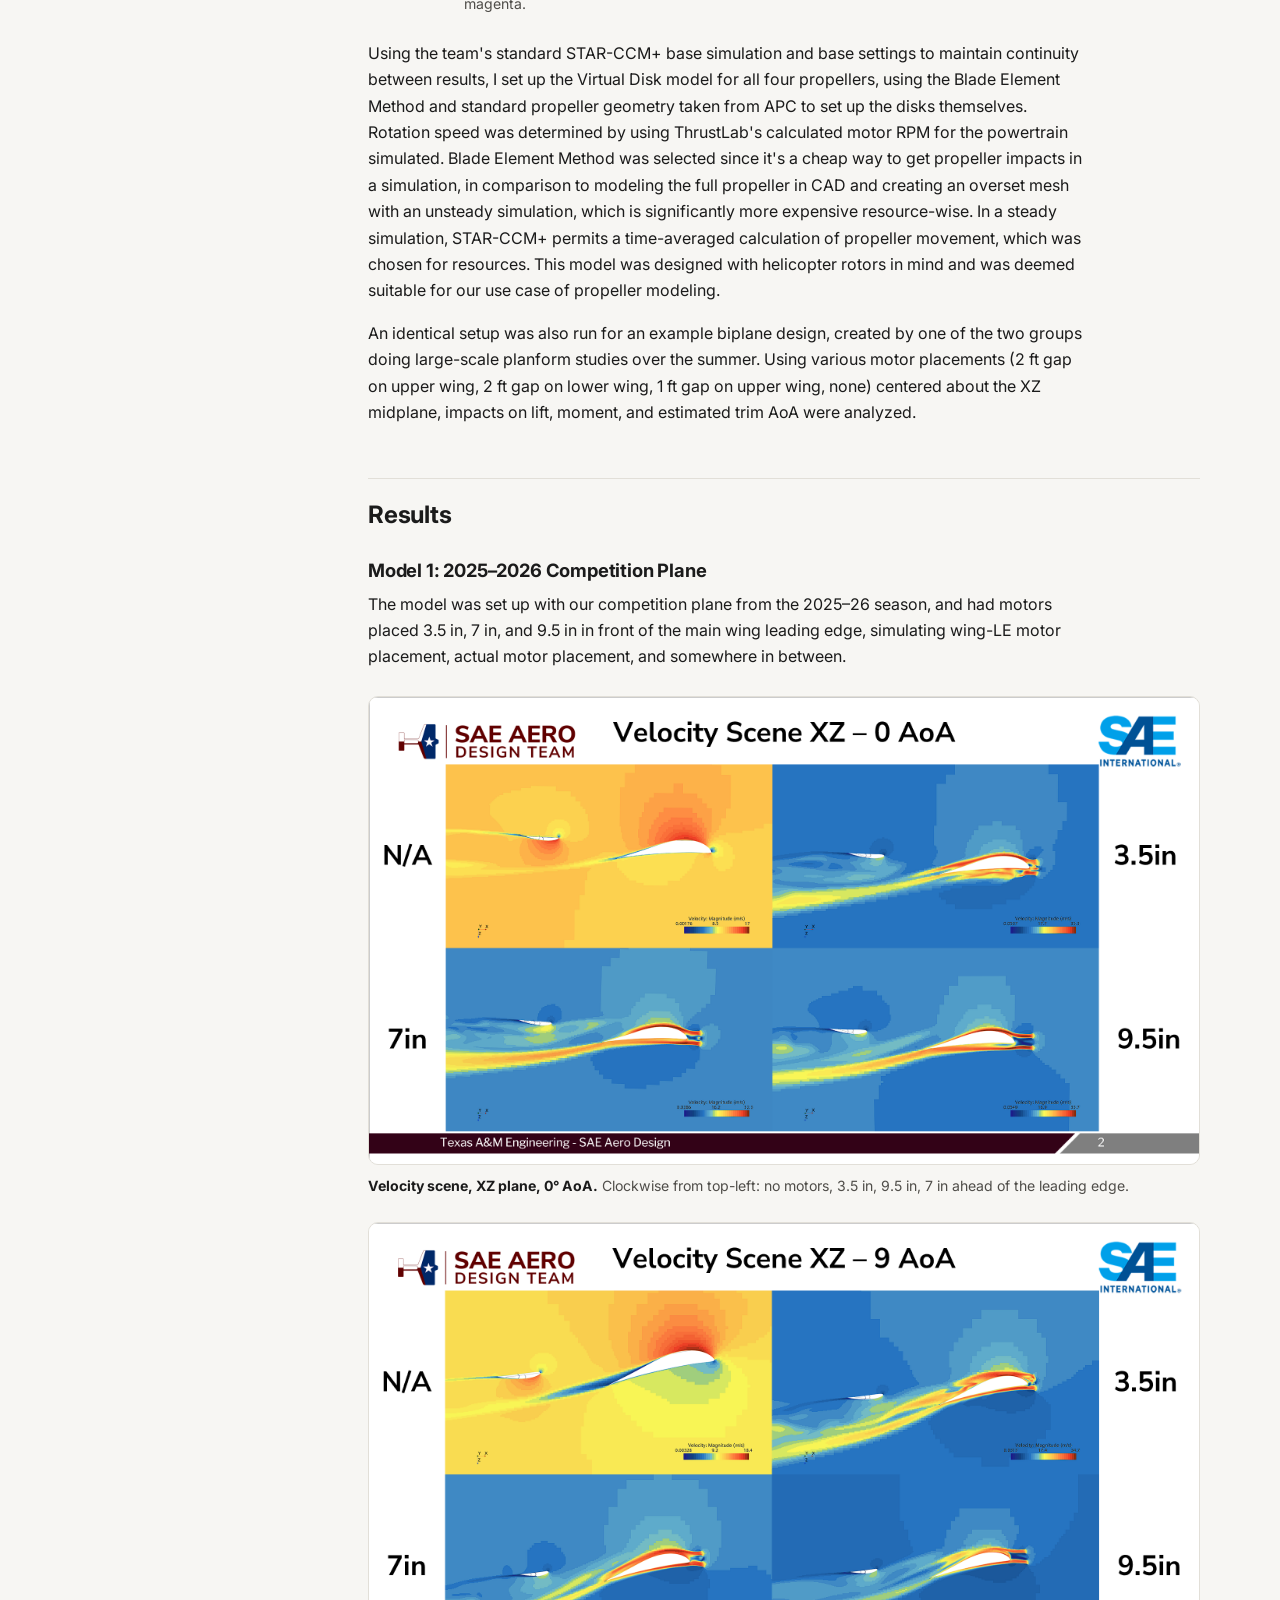
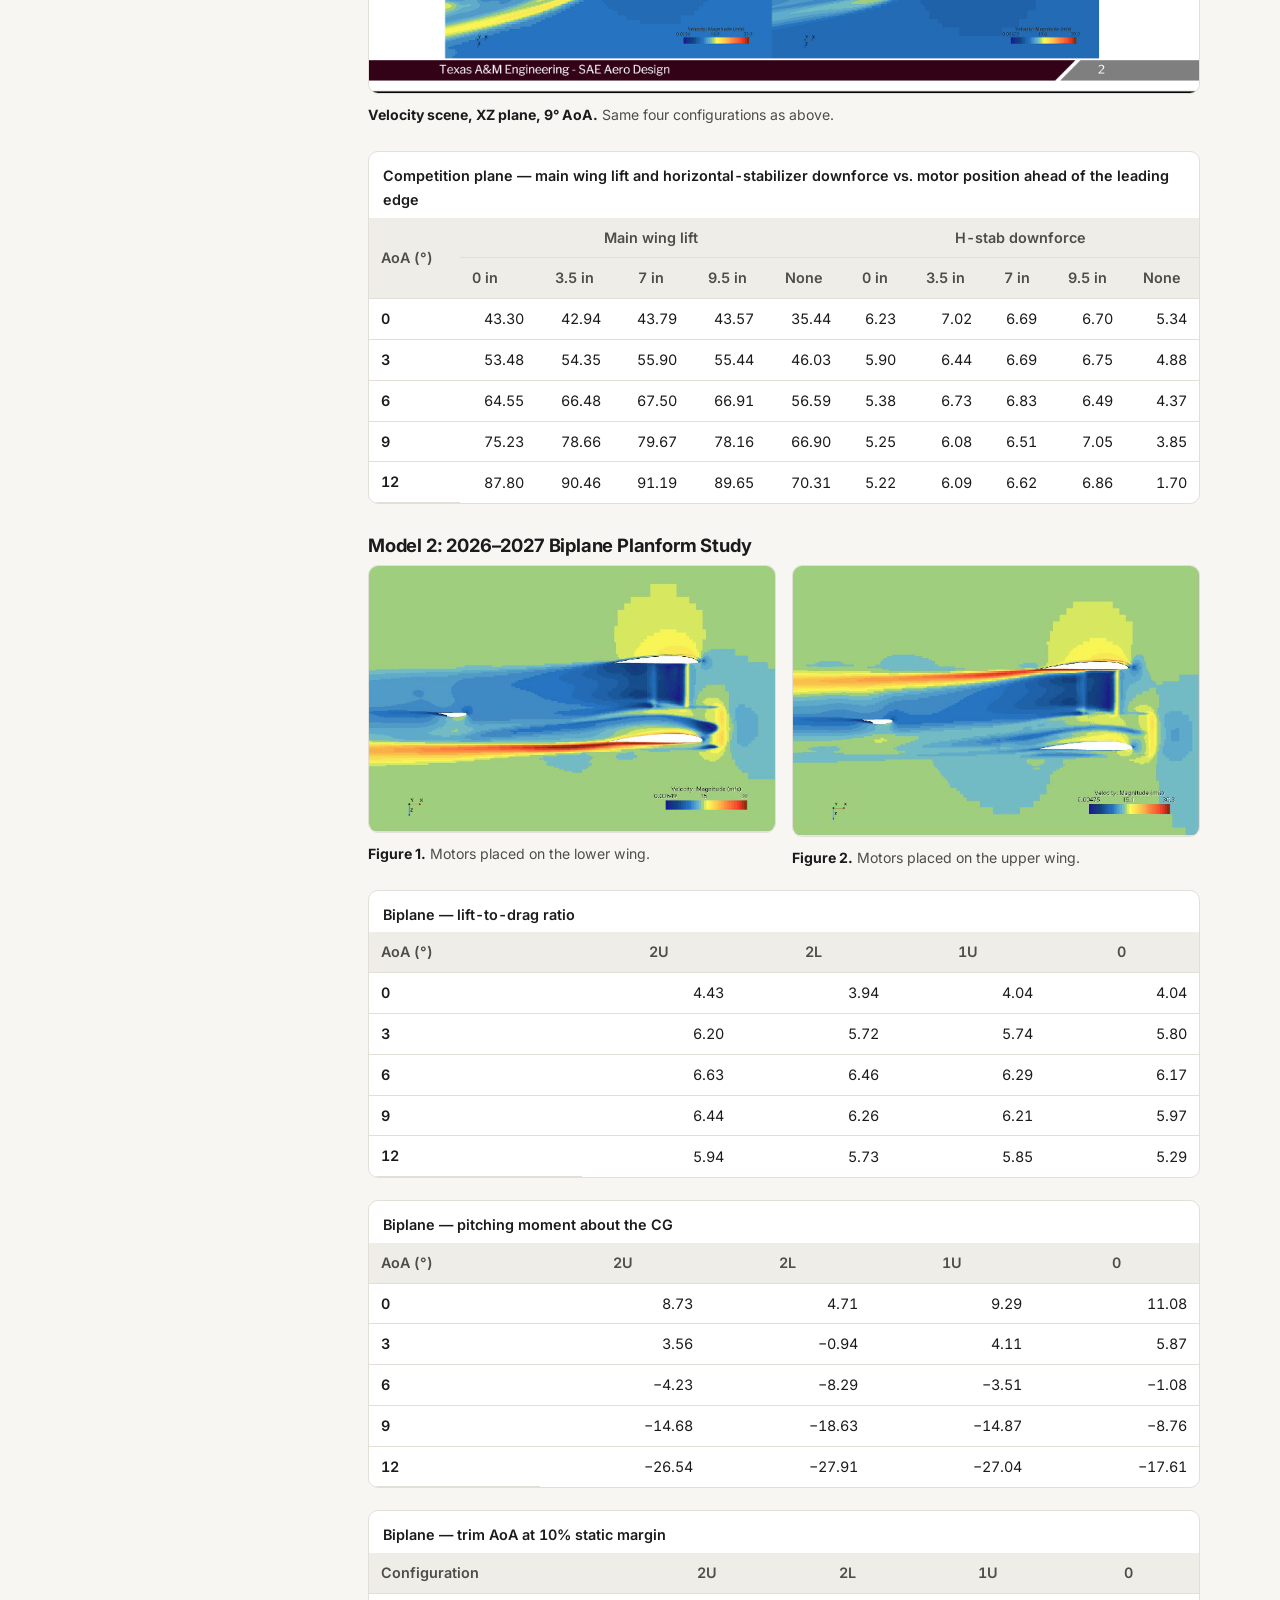
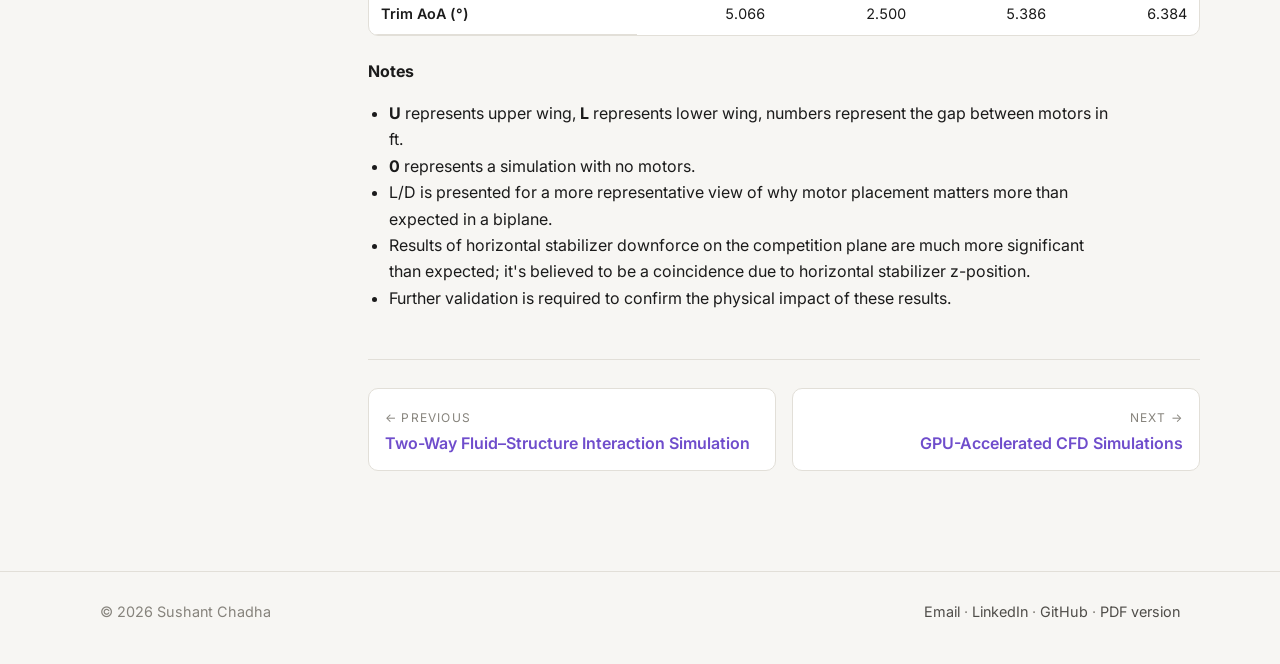
<file: projects/propeller-modeling.html>
<!DOCTYPE html>
<html lang="en">
<head>
  <meta charset="utf-8">
  <meta name="viewport" content="width=device-width, initial-scale=1">
  <title>Propeller Modeling in STAR-CCM+ — Sushant Chadha</title>
  <meta name="description" content="Virtual Disk (Blade Element Method) propeller modeling in STAR-CCM+ to study how motor placement changes lift, stabilizer downforce, pitching moment and trim on SAE Aero aircraft.">
  <link rel="preconnect" href="https://fonts.googleapis.com">
  <link rel="preconnect" href="https://fonts.gstatic.com" crossorigin>
  <link href="https://fonts.googleapis.com/css2?family=Inter:wght@400;500;600;700&display=swap" rel="stylesheet">
  <link rel="stylesheet" href="../assets/css/style.css">
  <script>try{var t=localStorage.getItem("theme");if(t)document.documentElement.dataset.theme=t}catch(e){}</script>
</head>

<body data-page="project" data-root="../">
  <a class="skip-link" href="#main">Skip to content</a>
  <div id="site-nav"></div>

  <main class="container page" id="main">

    <aside class="sidebar">
      <a class="back" href="../index.html#projects">← All projects</a>
      <h4>On this page</h4>
      <nav class="toc" id="toc" aria-label="On this page"></nav>
      <details class="toc-mobile"><summary>Jump to section</summary><nav id="toc-mobile"></nav></details>
      <h4 class="h4-gap">Other projects</h4>
      <ul id="sidebar-projects"></ul>
    </aside>

    <article>
      <header class="project-head">
        <div class="eyebrow" id="project-eyebrow">Project</div>
        <h1>Propeller Modeling in STAR-CCM+</h1>
        <p class="lead">
          Using the Virtual Disk model to put propeller wash into the team's standard CFD setup and settle
          how much motor placement really matters — on the 2025–26 competition plane and a biplane concept.
        </p>
        <!-- EDIT ME: dates are inferred from the write-up — adjust as needed. -->
        <div class="meta">
          <span><strong>Tools</strong> STAR-CCM+ (Virtual Disk / BEM) · ThrustLab · APC propeller data</span>
          <span><strong>Role</strong> Simulation setup &amp; analysis</span>
          <span><strong>When</strong> 2025–26 season &amp; summer 2026 planform study</span>
        </div>

        <div class="callout">
          <h3>Key takeaways</h3>
          <ul>
            <li>Modeled all four propellers with STAR-CCM+'s Virtual Disk model (Blade Element Method, APC geometry, RPM from ThrustLab) — a steady, time-averaged approach far cheaper than an overset-mesh unsteady simulation of the full propeller.</li>
            <li>On the competition plane, swept motor position (0, 3.5, 7, 9.5 in ahead of the leading edge, plus no motors) across 0–12° AoA; propeller wash gave roughly 12–30% more main-wing lift than the no-motor case, and stabilizer downforce proved more sensitive than expected.</li>
            <li>On the biplane, motor placement moved the trim angle of attack from 2.5° (2 ft gap, lower wing) to 6.4° (no motors) at 10% static margin — a large enough swing to matter in planform selection. Further validation is planned.</li>
          </ul>
        </div>
      </header>

      <h2>Overview</h2>
      <p>
        With a new ruleset arriving for Regular Class in the 2025–26 competition season, a new powertrain rule was
        brought about, meaning the team had a lot more freedom in determining what motors and propellers to use
        for the plane, along with motor placement. This was a big discussion in that competition year, as there
        was a debate between placing the motors right on the wing's leading edge and somewhere out in front,
        where they would be an independent structure (and easier for the structures team to design and build).
        Although this worked in practice and we were overall happy with the decision, questions remained on
        whether this had any aerodynamic impacts on the plane.
      </p>
      <p>
        The team decided that determining how to simulate propeller wash onto the main wing would be something
        worth looking into, and we put it on the docket for something additional to validate, since we can test
        this in combination with developing an inertial measurement unit to validate our CFD simulations in
        real-world conditions, not just wind tunnels using a NACA 0012.
      </p>

      <h2>Setup</h2>
      <figure class="zoomable narrow">
        <img src="../assets/img/propeller/virtual-disk-setup.png" alt="Translucent CAD view of the aircraft in STAR-CCM+ with four magenta virtual-disk propellers ahead of the wing, labelled Propeller 1 through 4." loading="lazy">
        <figcaption><strong>Virtual Disk setup.</strong> The four propeller disks of the simulated powertrain are highlighted in magenta.</figcaption>
      </figure>
      <p>
        Using the team's standard STAR-CCM+ base simulation and base settings to maintain continuity between
        results, I set up the Virtual Disk model for all four propellers, using the Blade Element Method and
        standard propeller geometry taken from APC to set up the disks themselves. Rotation speed was determined
        by using ThrustLab's calculated motor RPM for the powertrain simulated. Blade Element Method was selected
        since it's a cheap way to get propeller impacts in a simulation, in comparison to modeling the full
        propeller in CAD and creating an overset mesh with an unsteady simulation, which is significantly more
        expensive resource-wise. In a steady simulation, STAR-CCM+ permits a time-averaged calculation of
        propeller movement, which was chosen for resources. This model was designed with helicopter rotors in
        mind and was deemed suitable for our use case of propeller modeling.
      </p>
      <p>
        An identical setup was also run for an example biplane design, created by one of the two groups doing
        large-scale planform studies over the summer. Using various motor placements (2 ft gap on upper wing,
        2 ft gap on lower wing, 1 ft gap on upper wing, none) centered about the XZ midplane, impacts on lift,
        moment, and estimated trim AoA were analyzed.
      </p>

      <h2>Results</h2>

      <h3>Model 1: 2025–2026 Competition Plane</h3>
      <p>
        The model was set up with our competition plane from the 2025–26 season, and had motors placed 3.5 in,
        7 in, and 9.5 in in front of the main wing leading edge, simulating wing-LE motor placement, actual motor
        placement, and somewhere in between.
      </p>

      <figure class="zoomable">
        <img src="../assets/img/propeller/velocity-xz-0aoa.png" alt="Four velocity-magnitude scenes on the XZ plane at 0 degrees angle of attack: no motors, and motors 3.5, 7 and 9.5 inches ahead of the leading edge." loading="lazy">
        <figcaption><strong>Velocity scene, XZ plane, 0° AoA.</strong> Clockwise from top-left: no motors, 3.5 in, 9.5 in, 7 in ahead of the leading edge.</figcaption>
      </figure>
      <figure class="zoomable">
        <img src="../assets/img/propeller/velocity-xz-9aoa.png" alt="Four velocity-magnitude scenes on the XZ plane at 9 degrees angle of attack: no motors, and motors 3.5, 7 and 9.5 inches ahead of the leading edge." loading="lazy">
        <figcaption><strong>Velocity scene, XZ plane, 9° AoA.</strong> Same four configurations as above.</figcaption>
      </figure>

      <div class="table-wrap">
        <table>
          <caption>Competition plane — main wing lift and horizontal-stabilizer downforce vs. motor position ahead of the leading edge</caption>
          <thead>
            <tr>
              <th rowspan="2">AoA (°)</th>
              <th colspan="5">Main wing lift</th>
              <th colspan="5">H-stab downforce</th>
            </tr>
            <tr>
              <th>0 in</th><th>3.5 in</th><th>7 in</th><th>9.5 in</th><th>None</th>
              <th>0 in</th><th>3.5 in</th><th>7 in</th><th>9.5 in</th><th>None</th>
            </tr>
          </thead>
          <tbody>
            <tr><th>0</th> <td>43.30</td><td>42.94</td><td>43.79</td><td>43.57</td><td>35.44</td> <td>6.23</td><td>7.02</td><td>6.69</td><td>6.70</td><td>5.34</td></tr>
            <tr><th>3</th> <td>53.48</td><td>54.35</td><td>55.90</td><td>55.44</td><td>46.03</td> <td>5.90</td><td>6.44</td><td>6.69</td><td>6.75</td><td>4.88</td></tr>
            <tr><th>6</th> <td>64.55</td><td>66.48</td><td>67.50</td><td>66.91</td><td>56.59</td> <td>5.38</td><td>6.73</td><td>6.83</td><td>6.49</td><td>4.37</td></tr>
            <tr><th>9</th> <td>75.23</td><td>78.66</td><td>79.67</td><td>78.16</td><td>66.90</td> <td>5.25</td><td>6.08</td><td>6.51</td><td>7.05</td><td>3.85</td></tr>
            <tr><th>12</th><td>87.80</td><td>90.46</td><td>91.19</td><td>89.65</td><td>70.31</td> <td>5.22</td><td>6.09</td><td>6.62</td><td>6.86</td><td>1.70</td></tr>
          </tbody>
        </table>
      </div>

      <h3>Model 2: 2026–2027 Biplane Planform Study</h3>
      <div class="fig-row">
        <figure class="zoomable">
          <img src="../assets/img/propeller/biplane-lower-wing.png" alt="Velocity scene of the biplane concept with the motors mounted on the lower wing." loading="lazy">
          <figcaption><strong>Figure 1.</strong> Motors placed on the lower wing.</figcaption>
        </figure>
        <figure class="zoomable">
          <img src="../assets/img/propeller/biplane-upper-wing.png" alt="Velocity scene of the biplane concept with the motors mounted on the upper wing." loading="lazy">
          <figcaption><strong>Figure 2.</strong> Motors placed on the upper wing.</figcaption>
        </figure>
      </div>

      <div class="table-wrap">
        <table>
          <caption>Biplane — lift-to-drag ratio</caption>
          <thead><tr><th>AoA (°)</th><th>2U</th><th>2L</th><th>1U</th><th>0</th></tr></thead>
          <tbody>
            <tr><th>0</th> <td>4.43</td><td>3.94</td><td>4.04</td><td>4.04</td></tr>
            <tr><th>3</th> <td>6.20</td><td>5.72</td><td>5.74</td><td>5.80</td></tr>
            <tr><th>6</th> <td>6.63</td><td>6.46</td><td>6.29</td><td>6.17</td></tr>
            <tr><th>9</th> <td>6.44</td><td>6.26</td><td>6.21</td><td>5.97</td></tr>
            <tr><th>12</th><td>5.94</td><td>5.73</td><td>5.85</td><td>5.29</td></tr>
          </tbody>
        </table>
      </div>

      <div class="table-wrap">
        <table>
          <caption>Biplane — pitching moment about the CG</caption>
          <thead><tr><th>AoA (°)</th><th>2U</th><th>2L</th><th>1U</th><th>0</th></tr></thead>
          <tbody>
            <tr><th>0</th> <td>8.73</td><td>4.71</td><td>9.29</td><td>11.08</td></tr>
            <tr><th>3</th> <td>3.56</td><td>−0.94</td><td>4.11</td><td>5.87</td></tr>
            <tr><th>6</th> <td>−4.23</td><td>−8.29</td><td>−3.51</td><td>−1.08</td></tr>
            <tr><th>9</th> <td>−14.68</td><td>−18.63</td><td>−14.87</td><td>−8.76</td></tr>
            <tr><th>12</th><td>−26.54</td><td>−27.91</td><td>−27.04</td><td>−17.61</td></tr>
          </tbody>
        </table>
      </div>

      <div class="table-wrap">
        <table>
          <caption>Biplane — trim AoA at 10% static margin</caption>
          <thead><tr><th>Configuration</th><th>2U</th><th>2L</th><th>1U</th><th>0</th></tr></thead>
          <tbody>
            <tr><th>Trim AoA (°)</th><td>5.066</td><td>2.500</td><td>5.386</td><td>6.384</td></tr>
          </tbody>
        </table>
      </div>

      <p><strong>Notes</strong></p>
      <ul>
        <li><strong>U</strong> represents upper wing, <strong>L</strong> represents lower wing, numbers represent the gap between motors in ft.</li>
        <li><strong>0</strong> represents a simulation with no motors.</li>
        <li>L/D is presented for a more representative view of why motor placement matters more than expected in a biplane.</li>
        <li>Results of horizontal stabilizer downforce on the competition plane are much more significant than expected; it's believed to be a coincidence due to horizontal stabilizer z-position.</li>
        <li>Further validation is required to confirm the physical impact of these results.</li>
      </ul>

      <!-- ===== OPTIONAL: interactive scene / video =====
           Example of a click-to-load embed (YouTube, Sketchfab, a hosted viewer, …):

      <figure class="embed" data-src="https://www.youtube.com/embed/VIDEO_ID" data-ratio="16/9">
        <figcaption>Propeller wash animation, 9° AoA.</figcaption>
      </figure>
      -->

      <nav class="pager" id="pager" aria-label="Previous / next project"></nav>
    </article>
  </main>

  <div id="site-footer"></div>
  <script src="../assets/js/site.js"></script>
  <script src="../assets/js/main.js"></script>
</body>
</html>
</file>
<file: assets/css/style.css>
/* =====================================================================
   PORTFOLIO STYLESHEET
   ---------------------------------------------------------------------
   Most people only ever need to touch the "THEME TOKENS" block below:
   change --accent to recolor the whole site, or --font to swap the typeface.
   Everything else is layout and can be left alone.
   ===================================================================== */

/* ---------- THEME TOKENS (edit these) ---------- */
:root {
  --accent:        #6f4dcc;            /* links, buttons, highlights (lavender) */
  --accent-hover:  #c4448c;            /* hover state (pink) */
  --accent-ink:    #ffffff;            /* text on top of --accent */
  --accent-soft:   rgba(111, 77, 204, 0.10);

  --bg:            #f7f6f3;            /* page background */
  --surface:       #ffffff;            /* cards, nav, tables */
  --surface-2:     #efede8;            /* table headers, chips, embeds */
  --text:          #1b1b1b;
  --text-2:        #4f4d49;
  --muted:         #86837c;
  --border:        #e2dfd8;
  --shadow:        0 1px 2px rgba(0,0,0,.05), 0 8px 24px -12px rgba(0,0,0,.15);

  --font:          "Inter", system-ui, -apple-system, "Segoe UI", Roboto, sans-serif;
  --mono:          ui-monospace, "Cascadia Code", "JetBrains Mono", Consolas, monospace;
  --radius:        12px;
  --max-w:         1120px;
  --nav-h:         60px;

  /* chart ink (used by inline SVG charts) */
  --chart-surface: var(--surface);
  --chart-muted:   var(--muted);
  --chart-grid:    var(--border);
  --chart-axis:    #c9c6be;

  color-scheme: light;
}

/* Dark theme — used automatically when the visitor's OS is dark,
   or when they click the moon/sun toggle in the nav. */
@media (prefers-color-scheme: dark) {
  :root:not([data-theme="light"]) { --dark: 1; }
}
:root[data-theme="dark"] { --dark: 1; }

@media (prefers-color-scheme: dark) {
  :root:not([data-theme="light"]) {
    --accent:       #b9a3f0;
    --accent-hover: #f0a3cf;
    --accent-ink:   #1a1030;
    --accent-soft:  rgba(185, 163, 240, 0.14);
    --bg:           #000000;
    --surface:      #1c1c1a;
    --surface-2:    #262523;
    --text:         #ecebe7;
    --text-2:       #b9b6ae;
    --muted:        #8b8880;
    --border:       #33322f;
    --shadow:       0 1px 2px rgba(0,0,0,.4), 0 8px 24px -12px rgba(0,0,0,.6);
    --chart-axis:   #44423e;
    color-scheme: dark;
  }
}
:root[data-theme="dark"] {
  --accent:       #b9a3f0;
  --accent-hover: #f0a3cf;
  --accent-ink:   #1a1030;
  --accent-soft:  rgba(185, 163, 240, 0.14);
  --bg:           #121211;
  --surface:      #1c1c1a;
  --surface-2:    #262523;
  --text:         #ecebe7;
  --text-2:       #b9b6ae;
  --muted:        #8b8880;
  --border:       #33322f;
  --shadow:       0 1px 2px rgba(0,0,0,.4), 0 8px 24px -12px rgba(0,0,0,.6);
  --chart-axis:   #44423e;
  color-scheme: dark;
}

/* ---------- BASE ---------- */
*, *::before, *::after { box-sizing: border-box; }
html { scroll-behavior: smooth; scroll-padding-top: calc(var(--nav-h) + 16px); }
body {
  margin: 0;
  font-family: var(--font);
  font-size: 16px;
  line-height: 1.65;
  color: var(--text);
  background: var(--bg);
  -webkit-font-smoothing: antialiased;
}
img, svg, video, iframe { max-width: 100%; }
img { height: auto; display: block; }
a { color: var(--accent); text-decoration: none; }
a:hover { color: var(--accent-hover); text-decoration: underline; }
h1, h2, h3, h4 { line-height: 1.2; margin: 0 0 .5em; font-weight: 700; letter-spacing: -0.01em; }
h1 { font-size: clamp(1.9rem, 4vw, 2.6rem); }
h2 { font-size: 1.5rem; margin-top: 2.2em; }
h3 { font-size: 1.15rem; margin-top: 1.6em; }
p { margin: 0 0 1em; }
p, li { max-width: 72ch; }
ul, ol { padding-left: 1.3em; }
code { font-family: var(--mono); font-size: .9em; background: var(--surface-2); padding: .1em .35em; border-radius: 4px; }
hr { border: 0; border-top: 1px solid var(--border); margin: 2.5rem 0; }
.container { max-width: var(--max-w); margin: 0 auto; padding: 0 20px; }
.skip-link { position: absolute; left: -999px; top: 8px; background: var(--accent); color: var(--accent-ink); padding: 8px 12px; border-radius: 8px; z-index: 1000; }
.skip-link:focus { left: 8px; }
.muted { color: var(--muted); }
.small { font-size: .9rem; }

/* ---------- NAV ---------- */
.nav {
  position: sticky; top: 0; z-index: 50;
  height: var(--nav-h);
  background: color-mix(in srgb, var(--surface) 88%, transparent);
  backdrop-filter: saturate(160%) blur(10px);
  -webkit-backdrop-filter: saturate(160%) blur(10px);
  border-bottom: 1px solid var(--border);
}
.nav .container { height: 100%; display: flex; align-items: center; gap: 20px; }
.nav-brand { font-weight: 700; color: var(--text); letter-spacing: -0.01em; white-space: nowrap; }
.nav-brand:hover { text-decoration: none; color: var(--accent); }
.nav-links { display: flex; gap: 4px; margin-left: auto; align-items: center; }
.nav-links a { color: var(--text-2); padding: 6px 10px; border-radius: 8px; font-size: .95rem; font-weight: 500; }
.nav-links a:hover, .nav-links a[aria-current="page"] { color: var(--text); background: var(--surface-2); text-decoration: none; }
.theme-toggle {
  border: 1px solid var(--border); background: var(--surface); color: var(--text-2);
  width: 34px; height: 34px; border-radius: 8px; cursor: pointer; display: grid; place-items: center; margin-left: 6px;
}
.theme-toggle:hover { color: var(--text); border-color: var(--muted); }
.theme-toggle svg { width: 17px; height: 17px; }
@media (max-width: 520px) {            /* phones: tighten the nav so it never scrolls sideways */
  .nav .container { gap: 10px; }
  .nav-brand { font-size: .95rem; min-width: 0; overflow: hidden; text-overflow: ellipsis; }
  .nav-links a { padding: 6px 7px; font-size: .85rem; }
  .nav-links a[href$="#about"] { display: none; }
}
/* The toggle shows the mode you'd switch TO: a moon in light mode, a sun in dark mode. */
.theme-toggle .sun { display: none; }
:root[data-theme="dark"] .theme-toggle .sun { display: block; }
:root[data-theme="dark"] .theme-toggle .moon { display: none; }
@media (prefers-color-scheme: dark) {
  :root:not([data-theme="light"]) .theme-toggle .sun { display: block; }
  :root:not([data-theme="light"]) .theme-toggle .moon { display: none; }
}

/* ---------- BUTTONS & CHIPS ---------- */
.btn {
  display: inline-flex; align-items: center; gap: 8px;
  padding: 10px 16px; border-radius: 10px; font-weight: 600; font-size: .95rem;
  border: 1px solid var(--border); background: var(--surface); color: var(--text);
  cursor: pointer; text-decoration: none; transition: transform .1s ease, background .15s ease;
  font-family: inherit;
}
.btn:hover { text-decoration: none; background: var(--surface-2); color: var(--text); transform: translateY(-1px); }
.btn-primary { background: var(--accent); color: var(--accent-ink); border-color: var(--accent); }
.btn-primary:hover { background: var(--accent-hover); border-color: var(--accent-hover); color: var(--accent-ink); }
.btn svg { width: 16px; height: 16px; }
.btn-row { display: flex; flex-wrap: wrap; gap: 10px; }
.chips { display: flex; flex-wrap: wrap; gap: 8px; padding: 0; margin: 0; list-style: none; }
.chip {
  display: inline-block; font-size: .82rem; font-weight: 500; padding: 4px 10px; border-radius: 999px;
  background: var(--surface-2); color: var(--text-2); border: 1px solid var(--border);
}
.chip-accent { background: var(--accent-soft); color: var(--accent); border-color: transparent; }

/* ---------- HERO (home page) ---------- */
.hero { padding: 64px 0 40px; }
.hero-grid { display: grid; grid-template-columns: 1.4fr 1fr; gap: 48px; align-items: start; }
.eyebrow { text-transform: uppercase; letter-spacing: .12em; font-size: .75rem; font-weight: 700; color: var(--accent); margin-bottom: 10px; }
.hero h1 { margin-bottom: .3em; }
.hero .tagline { font-size: 1.2rem; color: var(--text-2); margin-bottom: 1.2em; max-width: 60ch; }
.hero .btn-row { margin: 1.4em 0; }
.facts { background: var(--surface); border: 1px solid var(--border); border-radius: var(--radius); padding: 22px 24px; box-shadow: var(--shadow); }
.facts h3 { margin: 0 0 12px; font-size: .8rem; text-transform: uppercase; letter-spacing: .1em; color: var(--muted); }
.facts dl { margin: 0; display: grid; grid-template-columns: auto 1fr; gap: 8px 14px; font-size: .95rem; }
.facts dt { color: var(--muted); }
.facts dd { margin: 0; font-weight: 500; }
@media (max-width: 800px) { .hero-grid { grid-template-columns: 1fr; gap: 28px; } .hero { padding-top: 40px; } }

/* ---------- SECTIONS ---------- */
.section { padding: 40px 0; }
.section-head { display: flex; align-items: baseline; justify-content: space-between; gap: 16px; margin-bottom: 20px; }
.section-head h2 { margin: 0; }
.section-head p { margin: 0; color: var(--muted); }

/* ---------- PROJECT CARDS ---------- */
.cards { display: grid; grid-template-columns: repeat(auto-fill, minmax(300px, 1fr)); gap: 22px; }
.card {
  background: var(--surface); border: 1px solid var(--border); border-radius: var(--radius);
  overflow: hidden; display: flex; flex-direction: column; color: inherit; text-decoration: none;
  box-shadow: var(--shadow); transition: transform .15s ease, border-color .15s ease;
}
.card:hover { transform: translateY(-3px); border-color: var(--muted); text-decoration: none; color: inherit; }
.card-thumb { aspect-ratio: 16 / 9; background: var(--surface-2); overflow: hidden; border-bottom: 1px solid var(--border); }
.card-thumb img { width: 100%; height: 100%; object-fit: cover; }
.card-body { padding: 18px 20px 20px; display: flex; flex-direction: column; gap: 10px; flex: 1; }
.card-body h3 { margin: 0; font-size: 1.12rem; }
.card-body p { margin: 0; color: var(--text-2); font-size: .95rem; }
.card-highlight { font-size: .88rem; color: var(--text); background: var(--accent-soft); border-left: 3px solid var(--accent); padding: 8px 12px; border-radius: 0 8px 8px 0; }
.card-foot { margin-top: auto; display: flex; justify-content: space-between; align-items: center; padding-top: 6px; }
.card-foot .more { color: var(--accent); font-weight: 600; font-size: .9rem; }
.card-num { font-family: var(--mono); font-size: .75rem; color: var(--muted); }

/* ---------- PROJECT PAGE LAYOUT ---------- */
.page { display: grid; grid-template-columns: 240px minmax(0, 1fr); gap: 48px; padding: 40px 0 60px; }
.sidebar { position: sticky; top: calc(var(--nav-h) + 24px); align-self: start; font-size: .9rem; }
.sidebar h4 { font-size: .72rem; text-transform: uppercase; letter-spacing: .1em; color: var(--muted); margin: 0 0 8px; }
.sidebar .h4-gap { margin-top: 26px; }
.sidebar ul { list-style: none; padding: 0; margin: 0; border-left: 2px solid var(--border); }
.sidebar li a { display: block; padding: 5px 12px; color: var(--text-2); margin-left: -2px; border-left: 2px solid transparent; }
.sidebar li a:hover { color: var(--text); text-decoration: none; }
.sidebar li a.active, .sidebar li a[aria-current="page"] { color: var(--accent); border-left-color: var(--accent); font-weight: 600; }
.sidebar li.sub a { padding-left: 24px; font-size: .85rem; }
.sidebar .back { display: inline-flex; align-items: center; gap: 6px; margin-bottom: 22px; color: var(--text-2); font-weight: 500; }
.sidebar details summary { cursor: pointer; font-weight: 600; margin-bottom: 8px; }
.page > article { min-width: 0; }         /* wide tables scroll inside .table-wrap instead of widening the page */
@media (max-width: 900px) {
  .page { grid-template-columns: minmax(0, 1fr); gap: 24px; }
  .sidebar { position: static; }
  .sidebar nav.toc { display: none; }        /* desktop TOC hidden; mobile uses <details> */
  .sidebar .toc-mobile { display: block; }
}
@media (min-width: 901px) { .sidebar .toc-mobile { display: none; } }

.project-head { margin-bottom: 28px; }
.project-head .lead { font-size: 1.15rem; color: var(--text-2); max-width: 66ch; }
.meta { display: flex; flex-wrap: wrap; gap: 8px 20px; color: var(--muted); font-size: .9rem; margin: 14px 0 18px; }
.meta strong { color: var(--text-2); font-weight: 600; }

.callout {
  background: var(--surface); border: 1px solid var(--border); border-left: 4px solid var(--accent);
  border-radius: 10px; padding: 16px 20px; margin: 20px 0 8px;
}
.callout h3 { margin: 0 0 8px; font-size: .8rem; text-transform: uppercase; letter-spacing: .1em; color: var(--accent); }
.callout ul { margin: 0; padding-left: 1.2em; }
.callout li { margin: 4px 0; }

article h2 { padding-top: 6px; border-top: 1px solid var(--border); padding-top: 22px; }
article h2:first-of-type { border-top: 0; padding-top: 0; }

/* ---------- FIGURES & IMAGES ---------- */
figure { margin: 26px 0; }
figure img { width: 100%; border-radius: 10px; border: 1px solid var(--border); background: var(--surface-2); }
figure.zoomable img { cursor: zoom-in; }
figure.narrow { max-width: 640px; margin-left: auto; margin-right: auto; }   /* for portrait / small images */
figcaption { font-size: .88rem; color: var(--text-2); margin-top: 10px; line-height: 1.5; }
figcaption strong { color: var(--text); }
.fig-row { display: grid; grid-template-columns: 1fr 1fr; gap: 16px; }
.fig-row figure { margin: 0; }
@media (max-width: 640px) { .fig-row { grid-template-columns: 1fr; } }

/* Lightbox */
.lightbox { position: fixed; inset: 0; background: rgba(0,0,0,.88); display: none; align-items: center; justify-content: center; z-index: 100; padding: 24px; cursor: zoom-out; }
.lightbox.open { display: flex; }
.lightbox img { max-width: 100%; max-height: 92vh; width: auto; border-radius: 8px; box-shadow: 0 20px 60px rgba(0,0,0,.6); }
.lightbox figcaption { position: absolute; bottom: 16px; left: 0; right: 0; text-align: center; color: #ddd; font-size: .9rem; padding: 0 24px; }

/* ---------- TABLES ---------- */
.table-wrap { overflow-x: auto; margin: 22px 0; border: 1px solid var(--border); border-radius: 10px; background: var(--surface); }
table { border-collapse: collapse; width: 100%; font-size: .9rem; font-variant-numeric: tabular-nums; }
caption { caption-side: top; text-align: left; font-weight: 600; padding: 12px 14px 6px; color: var(--text); }
th, td { padding: 8px 12px; border-bottom: 1px solid var(--border); text-align: right; white-space: nowrap; }
th { background: var(--surface-2); font-weight: 600; color: var(--text-2); text-align: center; }
th:first-child, td:first-child { text-align: left; }
tbody tr:last-child td { border-bottom: 0; }
tbody th { text-align: left; background: transparent; color: var(--text); }
td.group { font-weight: 600; text-align: left; vertical-align: top; background: var(--surface-2); }
.table-note { font-size: .88rem; color: var(--text-2); margin-top: -10px; }

/* ---------- EMBEDS (external viewers, videos, .sce scenes) ---------- */
.embed { margin: 28px 0; }
.embed-frame {
  position: relative; width: 100%; background: var(--surface-2);
  border: 1px solid var(--border); border-radius: 10px; overflow: hidden;
}
.embed-frame iframe { position: absolute; inset: 0; width: 100%; height: 100%; border: 0; }
.embed-poster { position: absolute; inset: 0; width: 100%; height: 100%; object-fit: cover; opacity: .9; }
.embed-overlay { position: absolute; inset: 0; display: flex; flex-direction: column; align-items: center; justify-content: center; gap: 10px; background: linear-gradient(rgba(0,0,0,.05), rgba(0,0,0,.35)); }
.embed-overlay .btn { box-shadow: 0 6px 20px rgba(0,0,0,.25); }
.embed-overlay .hint { color: #fff; font-size: .85rem; text-shadow: 0 1px 3px rgba(0,0,0,.6); }
.embed figcaption { display: flex; flex-wrap: wrap; justify-content: space-between; gap: 6px 16px; }
.embed figcaption .open-link { white-space: nowrap; font-weight: 500; }

/* Scene card (.sce files for Simcenter Web Viewer) */
.scene-card {
  display: grid; grid-template-columns: 240px 1fr; gap: 20px; align-items: center;
  background: var(--surface); border: 1px solid var(--border); border-radius: 10px; padding: 16px; box-shadow: var(--shadow);
}
.scene-card .scene-poster { margin: 0; aspect-ratio: 16/10; border-radius: 8px; overflow: hidden; background: var(--surface-2); border: 1px solid var(--border); }
.scene-card .scene-poster img { width: 100%; height: 100%; object-fit: cover; border: 0; border-radius: 0; }
.scene-card .scene-poster.placeholder { display: grid; place-items: center; color: var(--muted); font-size: .85rem; }
.scene-card h4 { margin: 0 0 4px; font-size: 1.05rem; }
.scene-card .scene-desc { color: var(--text-2); font-size: .95rem; margin: 0 0 12px; }
.scene-card .steps { font-size: .85rem; color: var(--muted); margin: 10px 0 0; }
.scene-card .steps code { font-size: .8rem; }
@media (max-width: 640px) { .scene-card { grid-template-columns: 1fr; } }

/* ---------- PREV / NEXT ---------- */
.pager { display: grid; grid-template-columns: 1fr 1fr; gap: 16px; margin-top: 48px; padding-top: 28px; border-top: 1px solid var(--border); }
.pager a { display: block; padding: 14px 16px; border: 1px solid var(--border); border-radius: 10px; background: var(--surface); color: inherit; }
.pager a:hover { border-color: var(--muted); text-decoration: none; }
.pager .dir { font-size: .75rem; text-transform: uppercase; letter-spacing: .1em; color: var(--muted); }
.pager .title { font-weight: 600; color: var(--accent); }
.pager a.next { text-align: right; }
@media (max-width: 640px) { .pager { grid-template-columns: 1fr; } }

/* ---------- ABOUT / CONTACT ---------- */
.two-col { display: grid; grid-template-columns: 1fr 1fr; gap: 40px; }
@media (max-width: 800px) { .two-col { grid-template-columns: 1fr; } }
.contact-list { list-style: none; padding: 0; margin: 0; display: grid; gap: 10px; }
.contact-list a { display: inline-flex; align-items: center; gap: 10px; font-weight: 500; }
.contact-list svg { width: 18px; height: 18px; color: var(--muted); }

/* ---------- FOOTER ---------- */
.footer { border-top: 1px solid var(--border); padding: 28px 0 40px; margin-top: 40px; color: var(--muted); font-size: .9rem; }
.footer .container { display: flex; flex-wrap: wrap; justify-content: space-between; gap: 12px; }
.footer a { color: var(--text-2); }

/* ---------- PRINT (recruiters do print things) ---------- */
@media print {
  .nav, .sidebar, .pager, .footer, .theme-toggle, .embed-overlay, .skip-link { display: none !important; }
  .page { grid-template-columns: 1fr; }
  body { background: #fff; color: #000; }
  a { color: #000; text-decoration: underline; }
  figure img { border: 0; }
}
</file>
